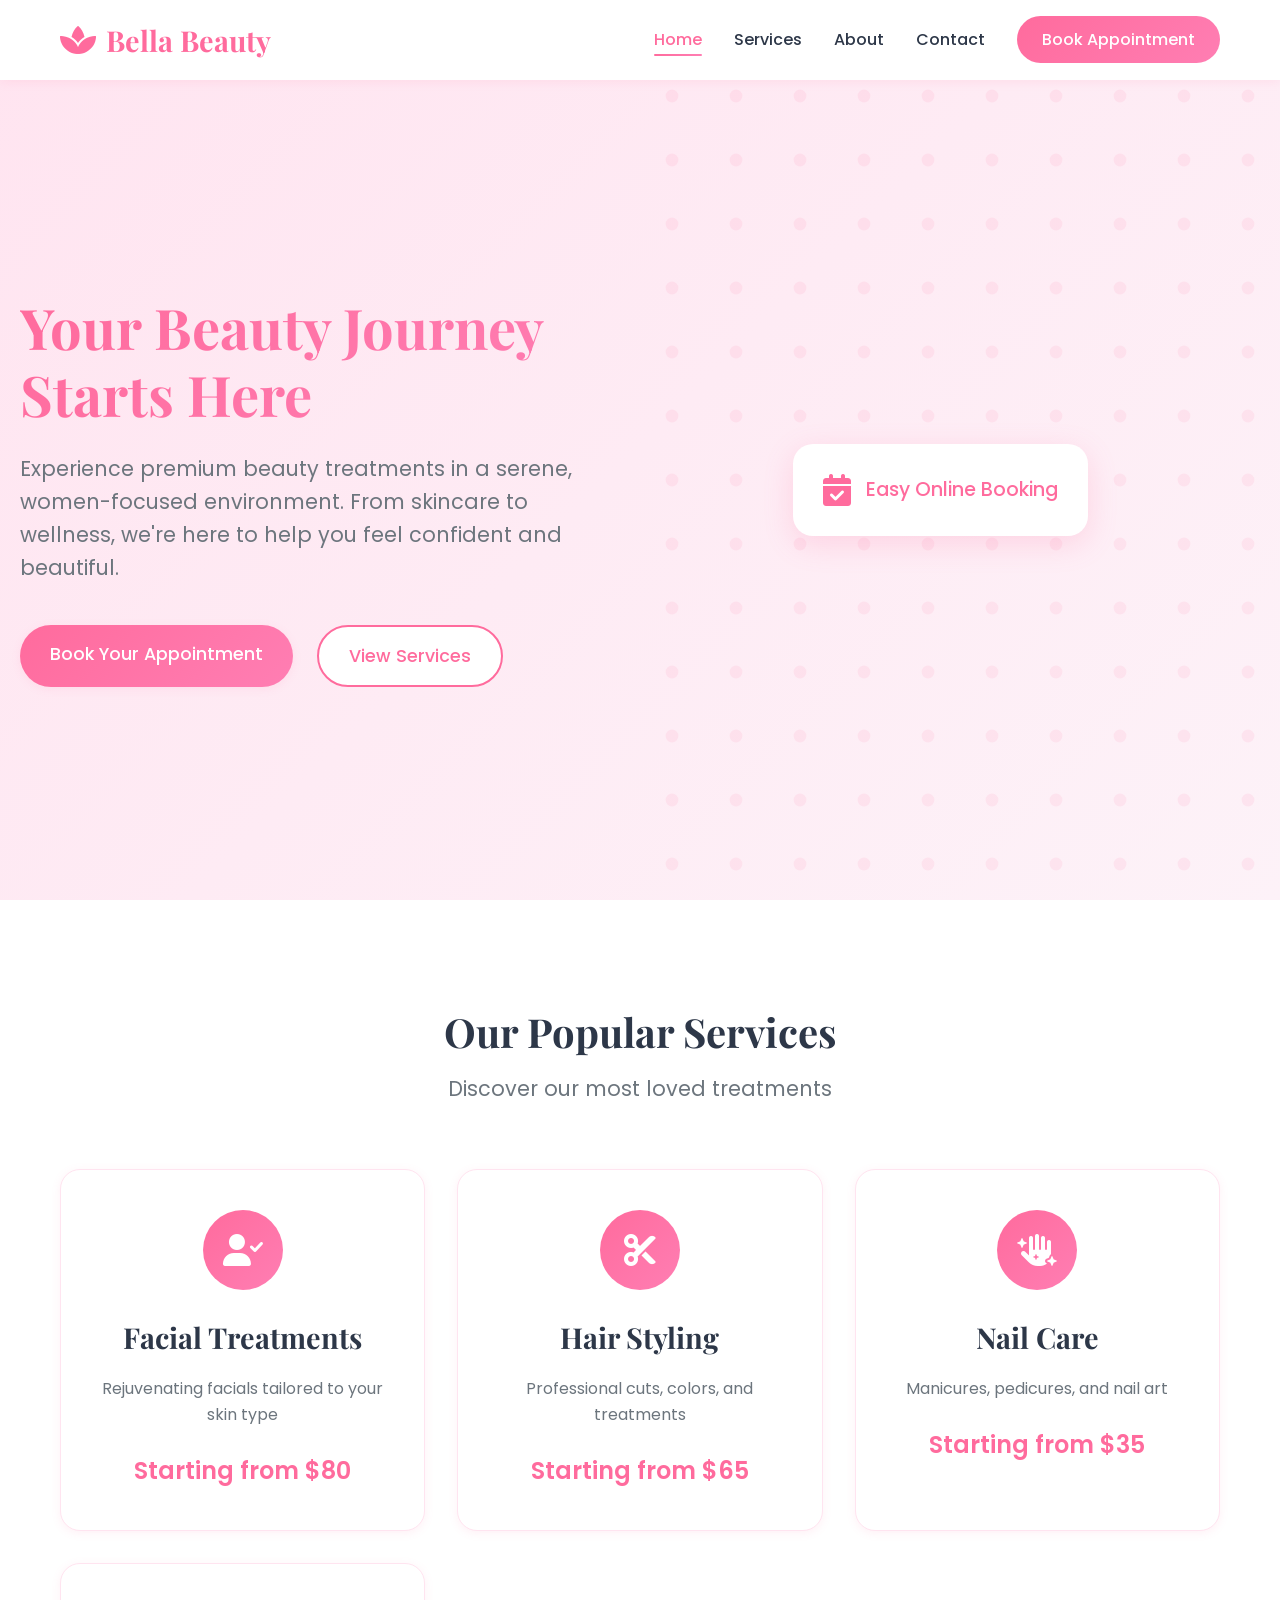
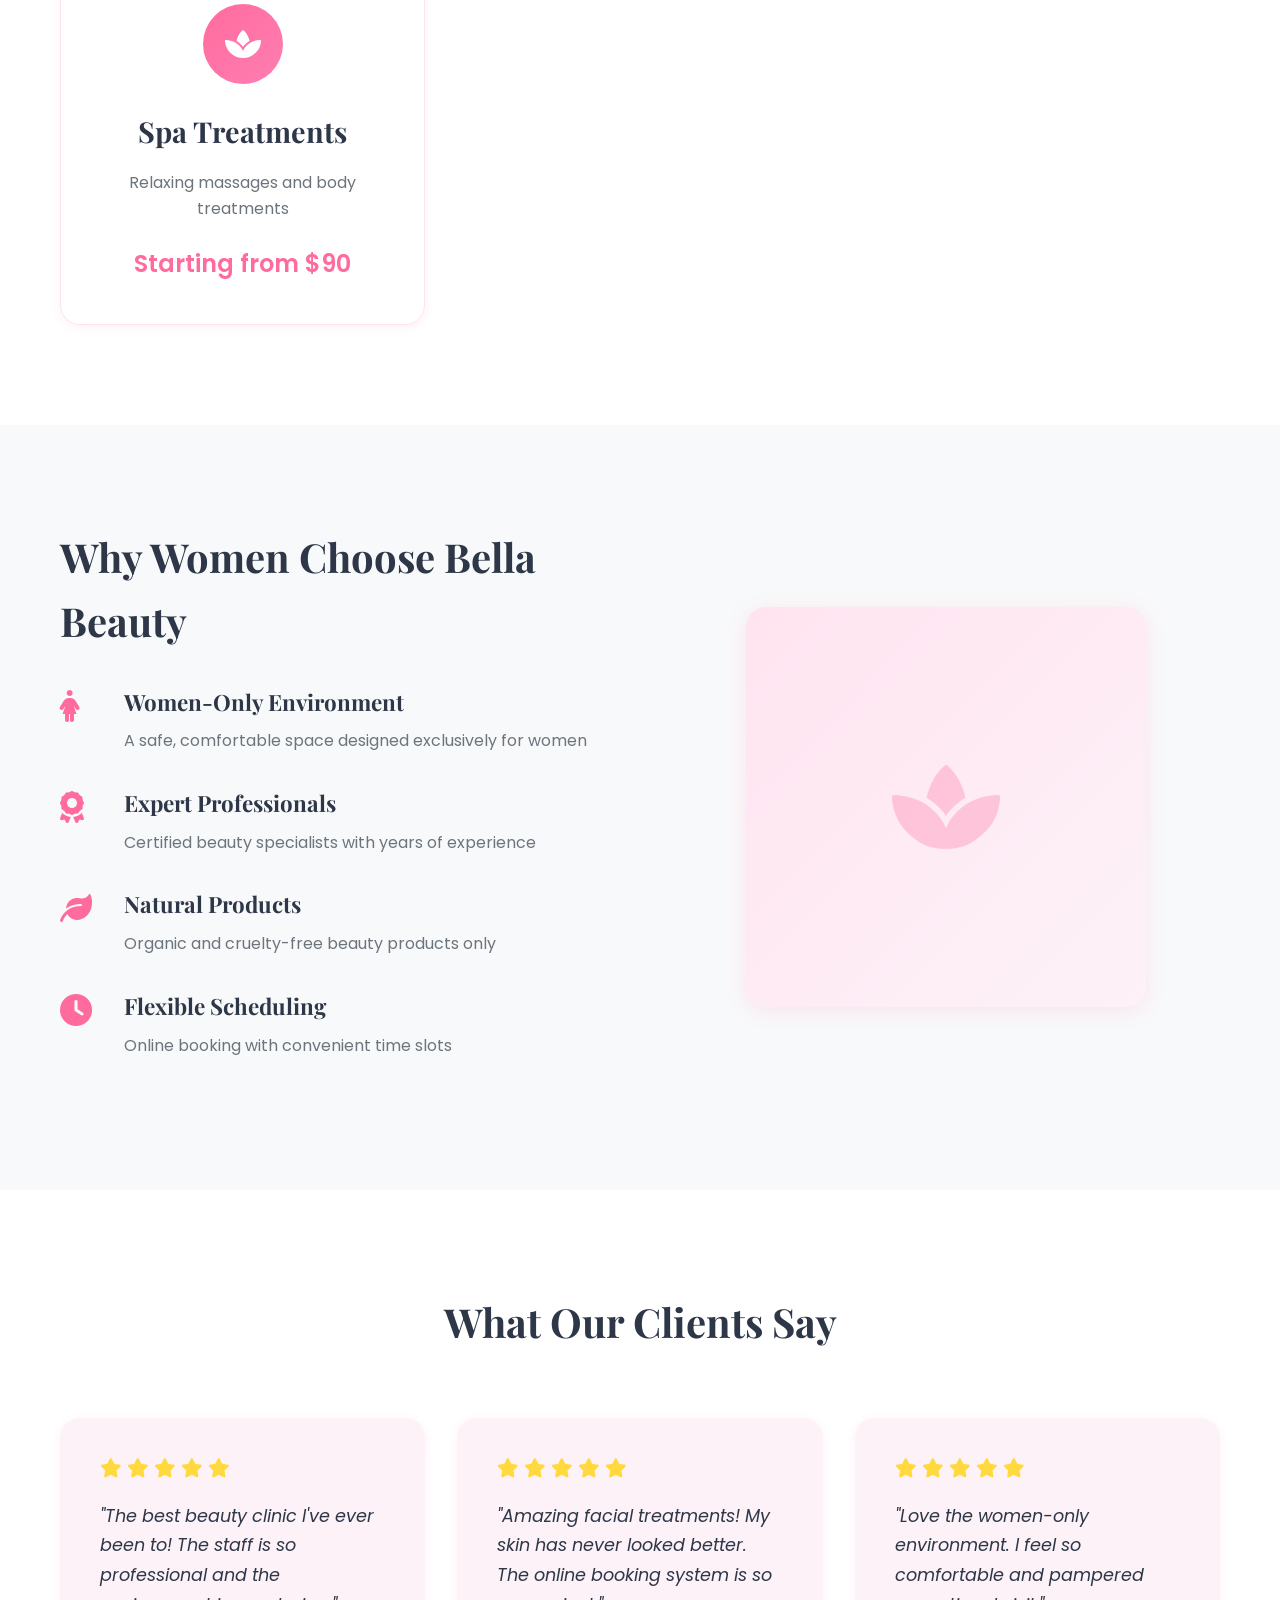
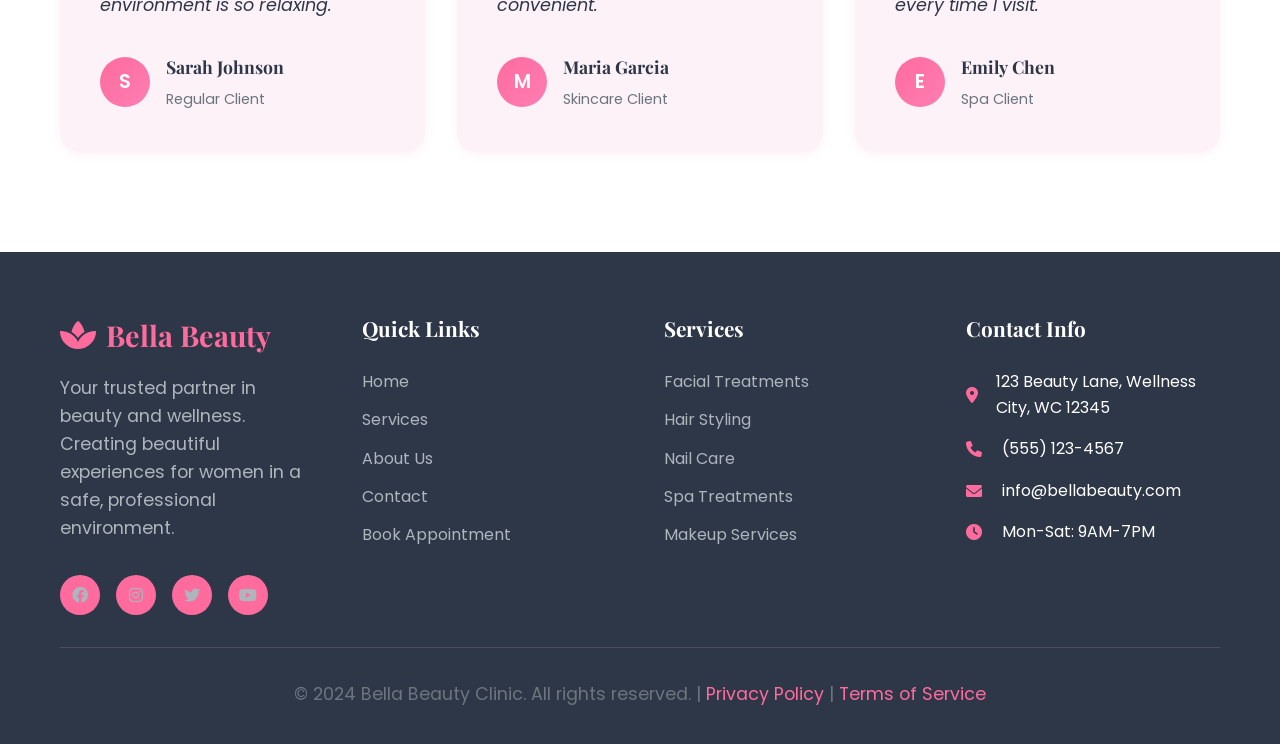
<file: index.html>
<!DOCTYPE html>
<html lang="en">
<head>
    <meta charset="UTF-8">
    <meta name="viewport" content="width=device-width, initial-scale=1.0">
    <title>Bella Beauty Clinic - Premium Beauty Services for Women</title>
    <link rel="stylesheet" href="styles.css">
    <link href="https://fonts.googleapis.com/css2?family=Playfair+Display:wght@400;700&family=Poppins:wght@300;400;500;600&display=swap" rel="stylesheet">
    <link rel="stylesheet" href="https://cdnjs.cloudflare.com/ajax/libs/font-awesome/6.0.0/css/all.min.css">
</head>
<body>
    <!-- Navigation -->
    <nav class="navbar">
        <div class="nav-container">
            <div class="nav-logo">
                <i class="fas fa-spa"></i>
                <span>Bella Beauty</span>
            </div>
            <ul class="nav-menu">
                <li class="nav-item">
                    <a href="index.html" class="nav-link active">Home</a>
                </li>
                <li class="nav-item">
                    <a href="services.html" class="nav-link">Services</a>
                </li>
                <li class="nav-item">
                    <a href="about.html" class="nav-link">About</a>
                </li>
                <li class="nav-item">
                    <a href="contact.html" class="nav-link">Contact</a>
                </li>
                <li class="nav-item">
                    <a href="appointment.html" class="nav-link appointment-btn">Book Appointment</a>
                </li>
            </ul>
            <div class="hamburger">
                <span class="bar"></span>
                <span class="bar"></span>
                <span class="bar"></span>
            </div>
        </div>
    </nav>

    <!-- Hero Section -->
    <section class="hero">
        <div class="hero-content">
            <h1>Your Beauty Journey Starts Here</h1>
            <p>Experience premium beauty treatments in a serene, women-focused environment. From skincare to wellness, we're here to help you feel confident and beautiful.</p>
            <div class="hero-buttons">
                <a href="appointment.html" class="btn-primary">Book Your Appointment</a>
                <a href="services.html" class="btn-secondary">View Services</a>
            </div>
        </div>
        <div class="hero-image">
            <div class="floating-card">
                <i class="fas fa-calendar-check"></i>
                <span>Easy Online Booking</span>
            </div>
        </div>
    </section>

    <!-- Featured Services -->
    <section class="featured-services">
        <div class="container">
            <h2>Our Popular Services</h2>
            <p class="section-subtitle">Discover our most loved treatments</p>
            <div class="services-grid">
                <div class="service-card">
                    <div class="service-icon">
                        <i class="fas fa-user-check"></i>
                    </div>
                    <h3>Facial Treatments</h3>
                    <p>Rejuvenating facials tailored to your skin type</p>
                    <span class="price">Starting from $80</span>
                </div>
                <div class="service-card">
                    <div class="service-icon">
                        <i class="fas fa-cut"></i>
                    </div>
                    <h3>Hair Styling</h3>
                    <p>Professional cuts, colors, and treatments</p>
                    <span class="price">Starting from $65</span>
                </div>
                <div class="service-card">
                    <div class="service-icon">
                        <i class="fas fa-hand-sparkles"></i>
                    </div>
                    <h3>Nail Care</h3>
                    <p>Manicures, pedicures, and nail art</p>
                    <span class="price">Starting from $35</span>
                </div>
                <div class="service-card">
                    <div class="service-icon">
                        <i class="fas fa-spa"></i>
                    </div>
                    <h3>Spa Treatments</h3>
                    <p>Relaxing massages and body treatments</p>
                    <span class="price">Starting from $90</span>
                </div>
            </div>
        </div>
    </section>

    <!-- Why Choose Us -->
    <section class="why-choose-us">
        <div class="container">
            <div class="content-wrapper">
                <div class="text-content">
                    <h2>Why Women Choose Bella Beauty</h2>
                    <div class="feature">
                        <i class="fas fa-female"></i>
                        <div>
                            <h4>Women-Only Environment</h4>
                            <p>A safe, comfortable space designed exclusively for women</p>
                        </div>
                    </div>
                    <div class="feature">
                        <i class="fas fa-award"></i>
                        <div>
                            <h4>Expert Professionals</h4>
                            <p>Certified beauty specialists with years of experience</p>
                        </div>
                    </div>
                    <div class="feature">
                        <i class="fas fa-leaf"></i>
                        <div>
                            <h4>Natural Products</h4>
                            <p>Organic and cruelty-free beauty products only</p>
                        </div>
                    </div>
                    <div class="feature">
                        <i class="fas fa-clock"></i>
                        <div>
                            <h4>Flexible Scheduling</h4>
                            <p>Online booking with convenient time slots</p>
                        </div>
                    </div>
                </div>
                <div class="image-content">
                    <div class="image-placeholder">
                        <i class="fas fa-spa"></i>
                    </div>
                </div>
            </div>
        </div>
    </section>

    <!-- Testimonials -->
    <section class="testimonials">
        <div class="container">
            <h2>What Our Clients Say</h2>
            <div class="testimonials-grid">
                <div class="testimonial-card">
                    <div class="stars">
                        <i class="fas fa-star"></i>
                        <i class="fas fa-star"></i>
                        <i class="fas fa-star"></i>
                        <i class="fas fa-star"></i>
                        <i class="fas fa-star"></i>
                    </div>
                    <p>"The best beauty clinic I've ever been to! The staff is so professional and the environment is so relaxing."</p>
                    <div class="client-info">
                        <div class="client-avatar">S</div>
                        <div>
                            <h4>Sarah Johnson</h4>
                            <span>Regular Client</span>
                        </div>
                    </div>
                </div>
                <div class="testimonial-card">
                    <div class="stars">
                        <i class="fas fa-star"></i>
                        <i class="fas fa-star"></i>
                        <i class="fas fa-star"></i>
                        <i class="fas fa-star"></i>
                        <i class="fas fa-star"></i>
                    </div>
                    <p>"Amazing facial treatments! My skin has never looked better. The online booking system is so convenient."</p>
                    <div class="client-info">
                        <div class="client-avatar">M</div>
                        <div>
                            <h4>Maria Garcia</h4>
                            <span>Skincare Client</span>
                        </div>
                    </div>
                </div>
                <div class="testimonial-card">
                    <div class="stars">
                        <i class="fas fa-star"></i>
                        <i class="fas fa-star"></i>
                        <i class="fas fa-star"></i>
                        <i class="fas fa-star"></i>
                        <i class="fas fa-star"></i>
                    </div>
                    <p>"Love the women-only environment. I feel so comfortable and pampered every time I visit."</p>
                    <div class="client-info">
                        <div class="client-avatar">E</div>
                        <div>
                            <h4>Emily Chen</h4>
                            <span>Spa Client</span>
                        </div>
                    </div>
                </div>
            </div>
        </div>
    </section>

    <!-- Footer -->
    <footer class="footer">
        <div class="container">
            <div class="footer-content">
                <div class="footer-section">
                    <div class="footer-logo">
                        <i class="fas fa-spa"></i>
                        <span>Bella Beauty</span>
                    </div>
                    <p>Your trusted partner in beauty and wellness. Creating beautiful experiences for women in a safe, professional environment.</p>
                    <div class="social-links">
                        <a href="#"><i class="fab fa-facebook"></i></a>
                        <a href="#"><i class="fab fa-instagram"></i></a>
                        <a href="#"><i class="fab fa-twitter"></i></a>
                        <a href="#"><i class="fab fa-youtube"></i></a>
                    </div>
                </div>
                <div class="footer-section">
                    <h3>Quick Links</h3>
                    <ul>
                        <li><a href="index.html">Home</a></li>
                        <li><a href="services.html">Services</a></li>
                        <li><a href="about.html">About Us</a></li>
                        <li><a href="contact.html">Contact</a></li>
                        <li><a href="appointment.html">Book Appointment</a></li>
                    </ul>
                </div>
                <div class="footer-section">
                    <h3>Services</h3>
                    <ul>
                        <li><a href="services.html#facial">Facial Treatments</a></li>
                        <li><a href="services.html#hair">Hair Styling</a></li>
                        <li><a href="services.html#nails">Nail Care</a></li>
                        <li><a href="services.html#spa">Spa Treatments</a></li>
                        <li><a href="services.html#makeup">Makeup Services</a></li>
                    </ul>
                </div>
                <div class="footer-section">
                    <h3>Contact Info</h3>
                    <div class="contact-info">
                        <div class="contact-item">
                            <i class="fas fa-map-marker-alt"></i>
                            <span>123 Beauty Lane, Wellness City, WC 12345</span>
                        </div>
                        <div class="contact-item">
                            <i class="fas fa-phone"></i>
                            <span>(555) 123-4567</span>
                        </div>
                        <div class="contact-item">
                            <i class="fas fa-envelope"></i>
                            <span>info@bellabeauty.com</span>
                        </div>
                        <div class="contact-item">
                            <i class="fas fa-clock"></i>
                            <span>Mon-Sat: 9AM-7PM</span>
                        </div>
                    </div>
                </div>
            </div>
            <div class="footer-bottom">
                <p>&copy; 2024 Bella Beauty Clinic. All rights reserved. | <a href="#">Privacy Policy</a> | <a href="#">Terms of Service</a></p>
            </div>
        </div>
    </footer>

    <script src="script.js"></script>
</body>
</html>
</file>
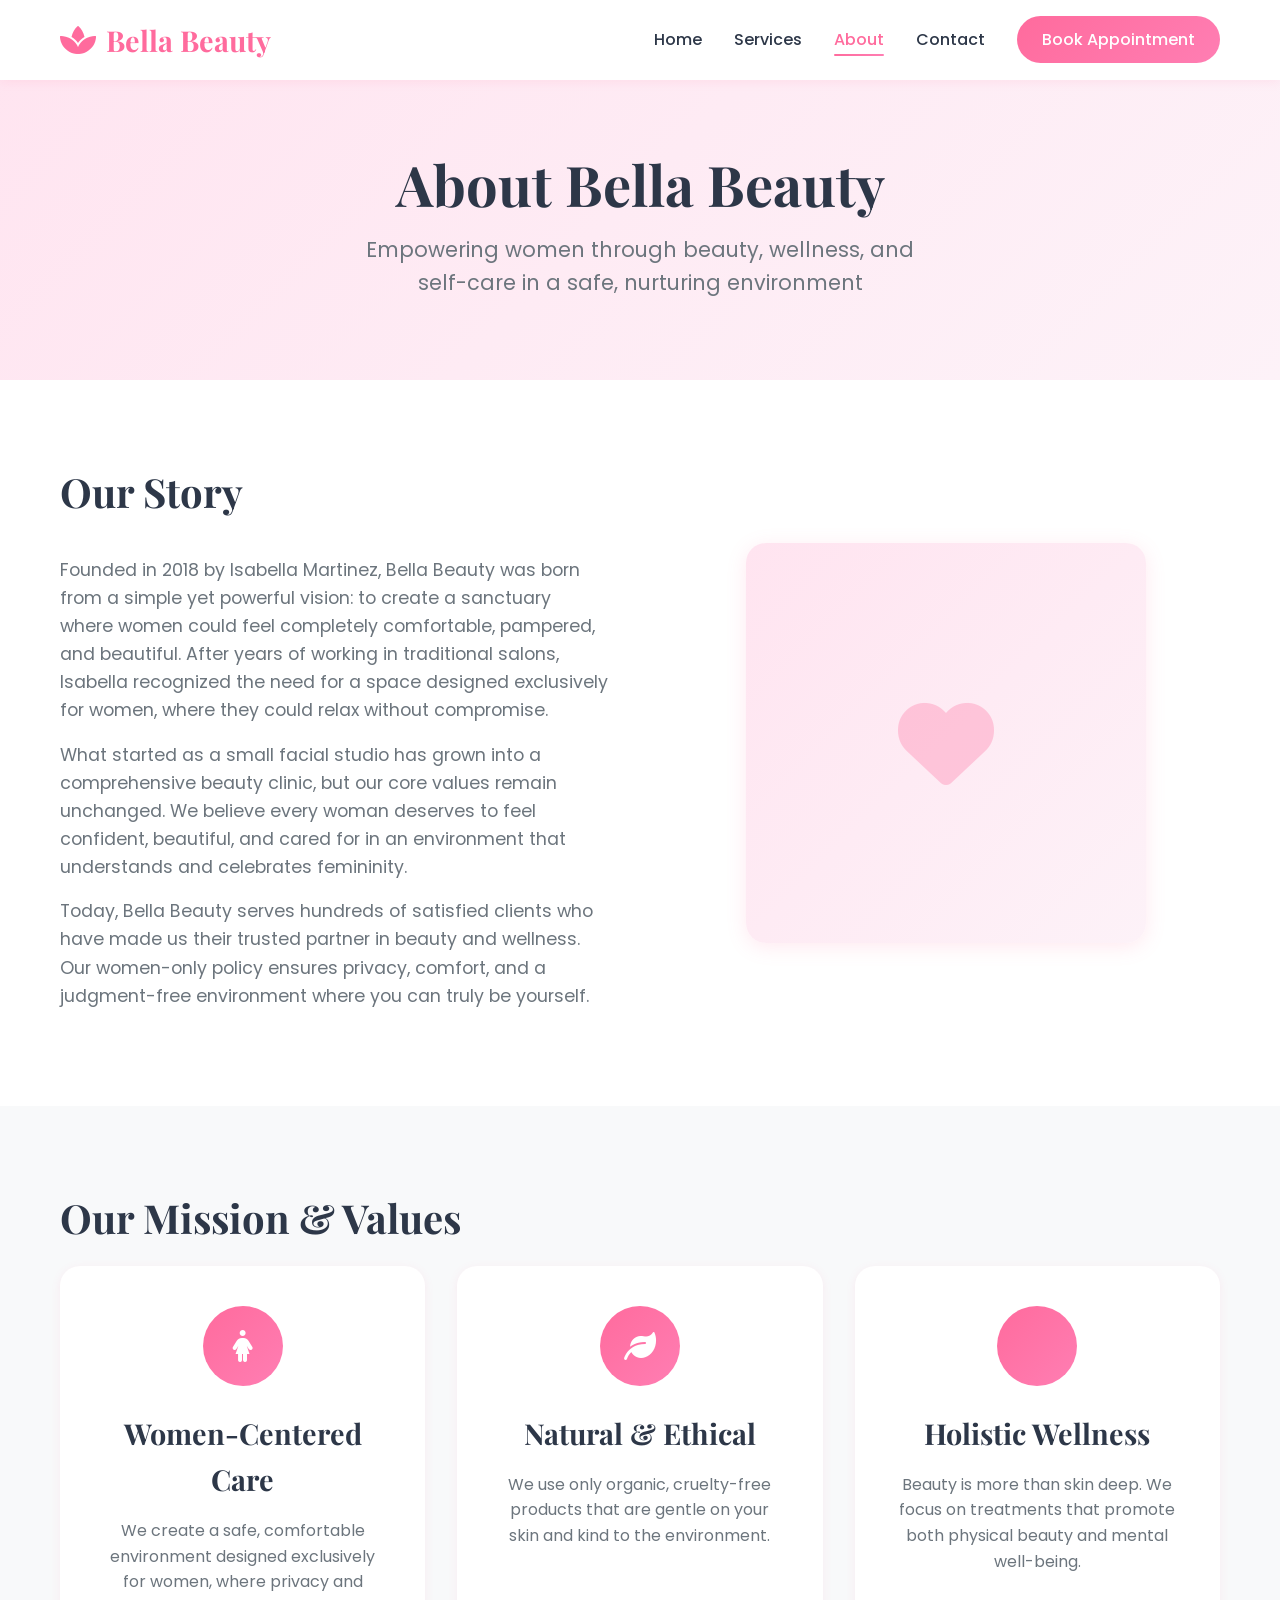
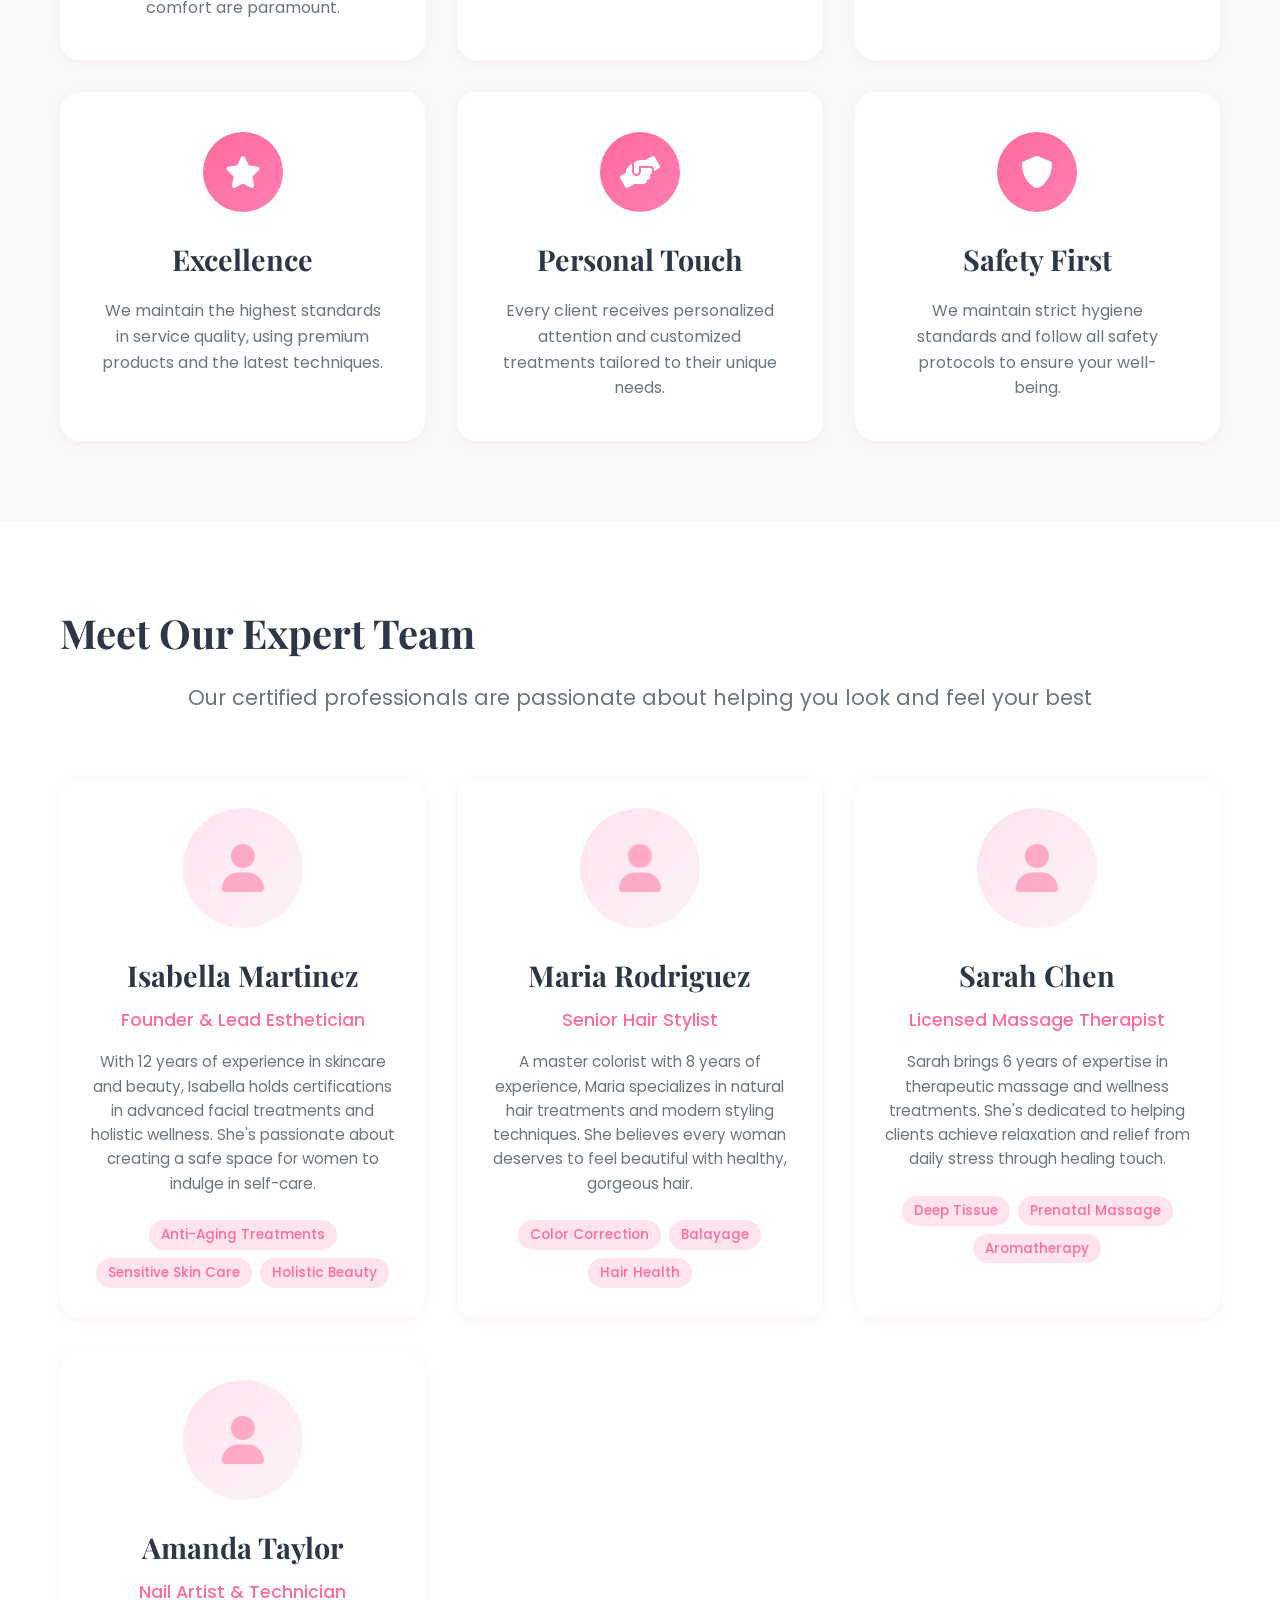
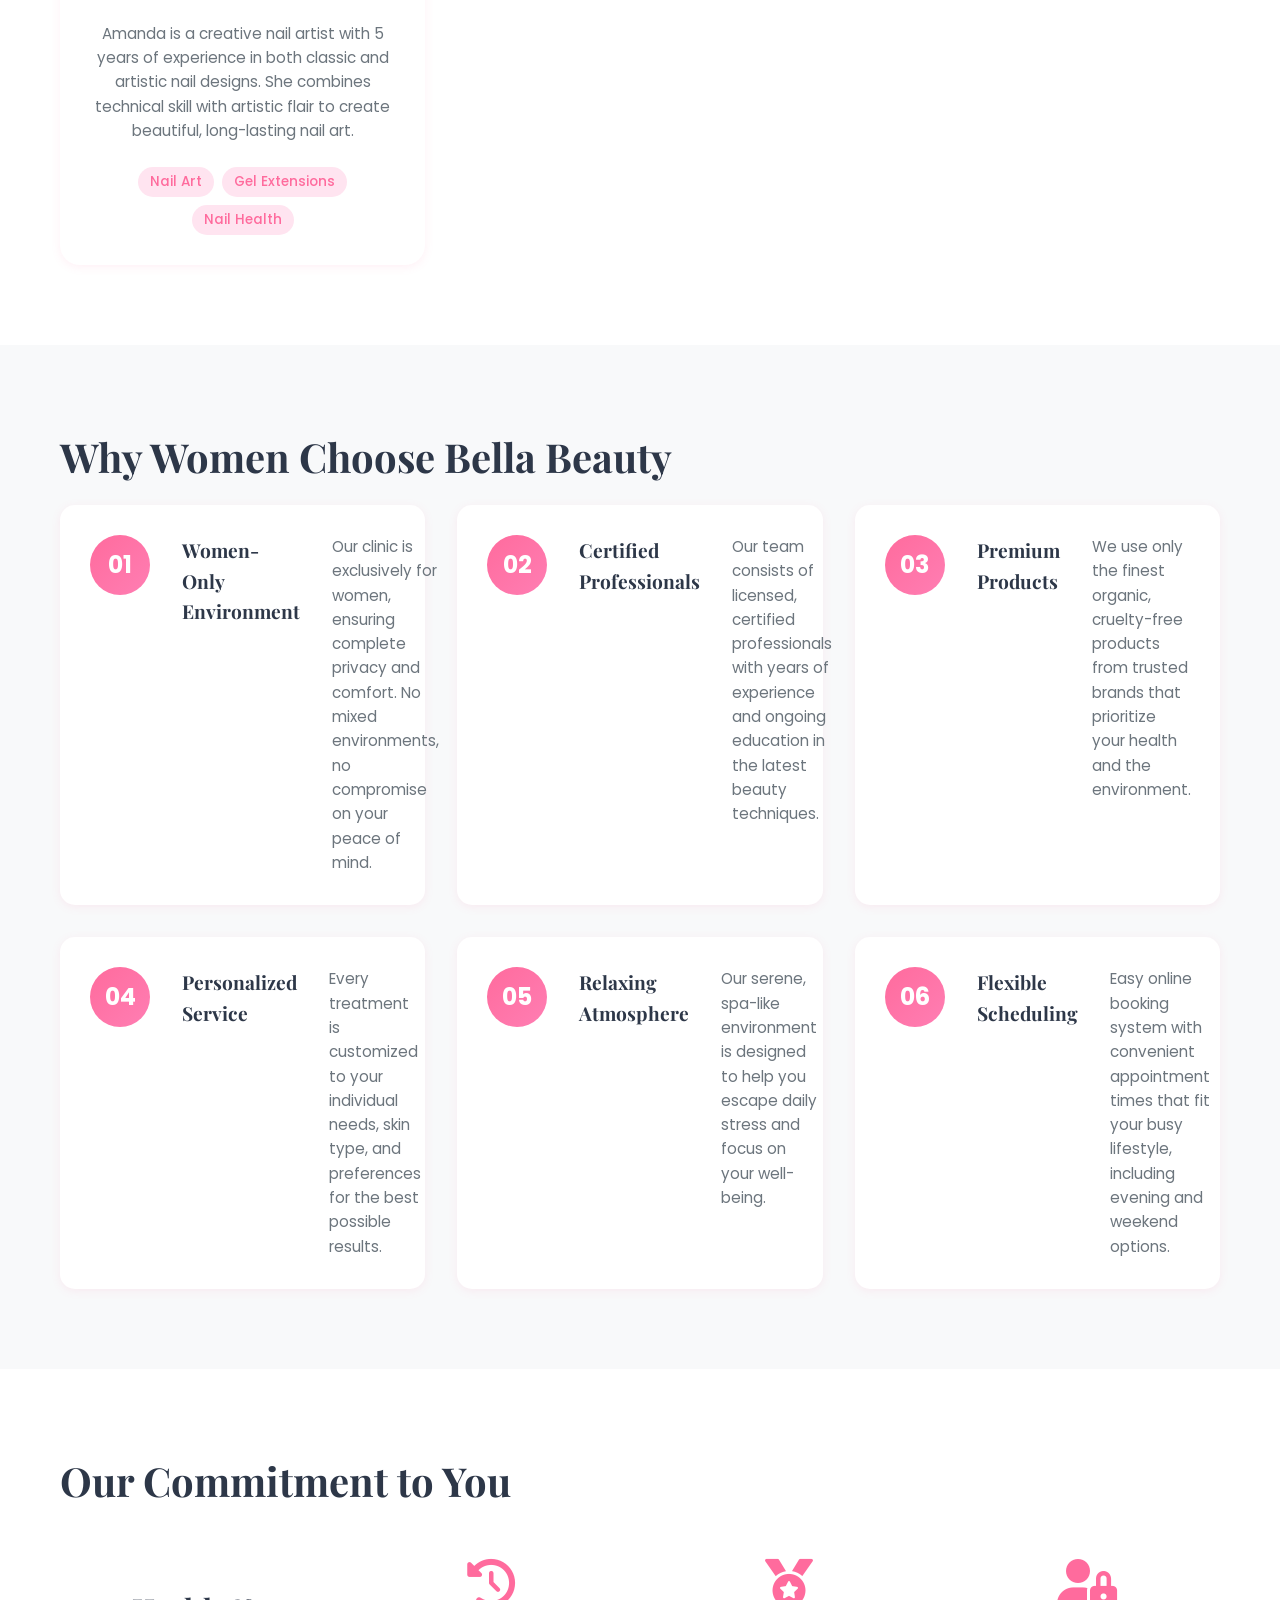
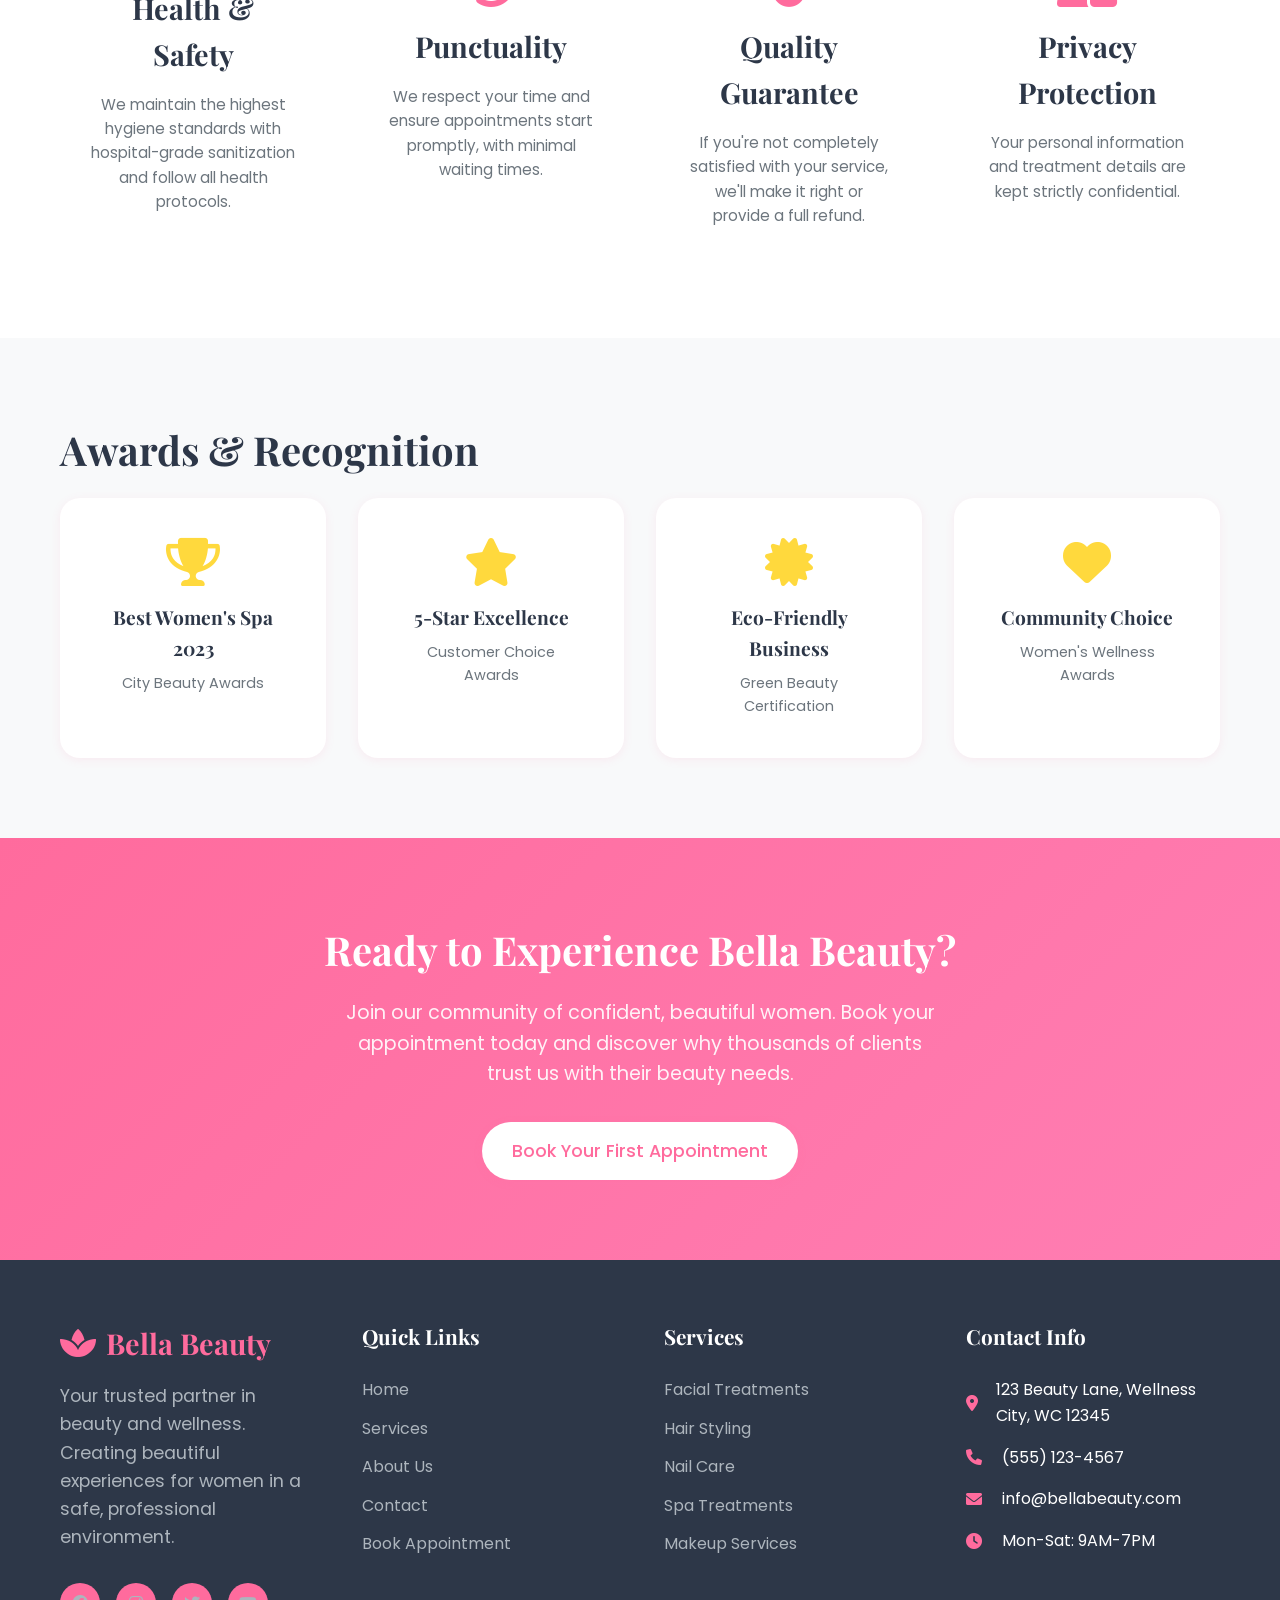
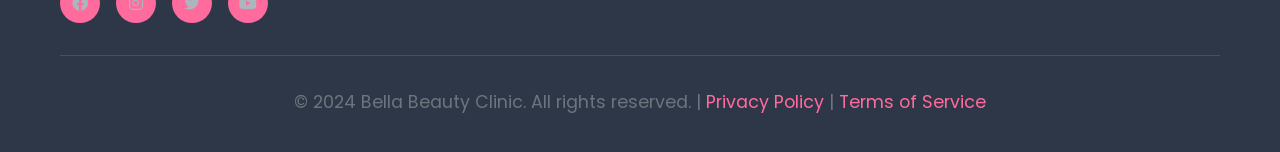
<file: about.html>
<!DOCTYPE html>
<html lang="en">
<head>
    <meta charset="UTF-8">
    <meta name="viewport" content="width=device-width, initial-scale=1.0">
    <title>About Us - Bella Beauty Clinic</title>
    <link rel="stylesheet" href="styles.css">
    <link href="https://fonts.googleapis.com/css2?family=Playfair+Display:wght@400;700&family=Poppins:wght@300;400;500;600&display=swap" rel="stylesheet">
    <link rel="stylesheet" href="https://cdnjs.cloudflare.com/ajax/libs/font-awesome/6.0.0/css/all.min.css">
</head>
<body>
    <!-- Navigation -->
    <nav class="navbar">
        <div class="nav-container">
            <div class="nav-logo">
                <i class="fas fa-spa"></i>
                <span>Bella Beauty</span>
            </div>
            <ul class="nav-menu">
                <li class="nav-item">
                    <a href="index.html" class="nav-link">Home</a>
                </li>
                <li class="nav-item">
                    <a href="services.html" class="nav-link">Services</a>
                </li>
                <li class="nav-item">
                    <a href="about.html" class="nav-link active">About</a>
                </li>
                <li class="nav-item">
                    <a href="contact.html" class="nav-link">Contact</a>
                </li>
                <li class="nav-item">
                    <a href="appointment.html" class="nav-link appointment-btn">Book Appointment</a>
                </li>
            </ul>
            <div class="hamburger">
                <span class="bar"></span>
                <span class="bar"></span>
                <span class="bar"></span>
            </div>
        </div>
    </nav>

    <!-- Page Header -->
    <section class="page-header">
        <div class="container">
            <h1>About Bella Beauty</h1>
            <p>Empowering women through beauty, wellness, and self-care in a safe, nurturing environment</p>
        </div>
    </section>

    <!-- Our Story -->
    <section class="our-story">
        <div class="container">
            <div class="content-wrapper">
                <div class="text-content">
                    <h2>Our Story</h2>
                    <p>Founded in 2018 by Isabella Martinez, Bella Beauty was born from a simple yet powerful vision: to create a sanctuary where women could feel completely comfortable, pampered, and beautiful. After years of working in traditional salons, Isabella recognized the need for a space designed exclusively for women, where they could relax without compromise.</p>
                    <p>What started as a small facial studio has grown into a comprehensive beauty clinic, but our core values remain unchanged. We believe every woman deserves to feel confident, beautiful, and cared for in an environment that understands and celebrates femininity.</p>
                    <p>Today, Bella Beauty serves hundreds of satisfied clients who have made us their trusted partner in beauty and wellness. Our women-only policy ensures privacy, comfort, and a judgment-free environment where you can truly be yourself.</p>
                </div>
                <div class="image-content">
                    <div class="story-image">
                        <i class="fas fa-heart"></i>
                    </div>
                </div>
            </div>
        </div>
    </section>

    <!-- Mission & Values -->
    <section class="mission-values">
        <div class="container">
            <h2>Our Mission & Values</h2>
            <div class="values-grid">
                <div class="value-card">
                    <div class="value-icon">
                        <i class="fas fa-female"></i>
                    </div>
                    <h3>Women-Centered Care</h3>
                    <p>We create a safe, comfortable environment designed exclusively for women, where privacy and comfort are paramount.</p>
                </div>
                <div class="value-card">
                    <div class="value-icon">
                        <i class="fas fa-leaf"></i>
                    </div>
                    <h3>Natural & Ethical</h3>
                    <p>We use only organic, cruelty-free products that are gentle on your skin and kind to the environment.</p>
                </div>
                <div class="value-card">
                    <div class="value-icon">
                        <i class="fas fa-heart-hands"></i>
                    </div>
                    <h3>Holistic Wellness</h3>
                    <p>Beauty is more than skin deep. We focus on treatments that promote both physical beauty and mental well-being.</p>
                </div>
                <div class="value-card">
                    <div class="value-icon">
                        <i class="fas fa-star"></i>
                    </div>
                    <h3>Excellence</h3>
                    <p>We maintain the highest standards in service quality, using premium products and the latest techniques.</p>
                </div>
                <div class="value-card">
                    <div class="value-icon">
                        <i class="fas fa-hands-helping"></i>
                    </div>
                    <h3>Personal Touch</h3>
                    <p>Every client receives personalized attention and customized treatments tailored to their unique needs.</p>
                </div>
                <div class="value-card">
                    <div class="value-icon">
                        <i class="fas fa-shield-alt"></i>
                    </div>
                    <h3>Safety First</h3>
                    <p>We maintain strict hygiene standards and follow all safety protocols to ensure your well-being.</p>
                </div>
            </div>
        </div>
    </section>

    <!-- Meet Our Team -->
    <section class="team-section">
        <div class="container">
            <h2>Meet Our Expert Team</h2>
            <p class="section-subtitle">Our certified professionals are passionate about helping you look and feel your best</p>
            <div class="team-grid">
                <div class="team-member">
                    <div class="member-photo">
                        <div class="photo-placeholder">
                            <i class="fas fa-user"></i>
                        </div>
                    </div>
                    <h3>Isabella Martinez</h3>
                    <p class="member-title">Founder & Lead Esthetician</p>
                    <p class="member-bio">With 12 years of experience in skincare and beauty, Isabella holds certifications in advanced facial treatments and holistic wellness. She's passionate about creating a safe space for women to indulge in self-care.</p>
                    <div class="member-specialties">
                        <span>Anti-Aging Treatments</span>
                        <span>Sensitive Skin Care</span>
                        <span>Holistic Beauty</span>
                    </div>
                </div>
                <div class="team-member">
                    <div class="member-photo">
                        <div class="photo-placeholder">
                            <i class="fas fa-user"></i>
                        </div>
                    </div>
                    <h3>Maria Rodriguez</h3>
                    <p class="member-title">Senior Hair Stylist</p>
                    <p class="member-bio">A master colorist with 8 years of experience, Maria specializes in natural hair treatments and modern styling techniques. She believes every woman deserves to feel beautiful with healthy, gorgeous hair.</p>
                    <div class="member-specialties">
                        <span>Color Correction</span>
                        <span>Balayage</span>
                        <span>Hair Health</span>
                    </div>
                </div>
                <div class="team-member">
                    <div class="member-photo">
                        <div class="photo-placeholder">
                            <i class="fas fa-user"></i>
                        </div>
                    </div>
                    <h3>Sarah Chen</h3>
                    <p class="member-title">Licensed Massage Therapist</p>
                    <p class="member-bio">Sarah brings 6 years of expertise in therapeutic massage and wellness treatments. She's dedicated to helping clients achieve relaxation and relief from daily stress through healing touch.</p>
                    <div class="member-specialties">
                        <span>Deep Tissue</span>
                        <span>Prenatal Massage</span>
                        <span>Aromatherapy</span>
                    </div>
                </div>
                <div class="team-member">
                    <div class="member-photo">
                        <div class="photo-placeholder">
                            <i class="fas fa-user"></i>
                        </div>
                    </div>
                    <h3>Amanda Taylor</h3>
                    <p class="member-title">Nail Artist & Technician</p>
                    <p class="member-bio">Amanda is a creative nail artist with 5 years of experience in both classic and artistic nail designs. She combines technical skill with artistic flair to create beautiful, long-lasting nail art.</p>
                    <div class="member-specialties">
                        <span>Nail Art</span>
                        <span>Gel Extensions</span>
                        <span>Nail Health</span>
                    </div>
                </div>
            </div>
        </div>
    </section>

    <!-- Why Choose Us -->
    <section class="why-choose-section">
        <div class="container">
            <h2>Why Women Choose Bella Beauty</h2>
            <div class="reasons-grid">
                <div class="reason-item">
                    <div class="reason-number">01</div>
                    <h3>Women-Only Environment</h3>
                    <p>Our clinic is exclusively for women, ensuring complete privacy and comfort. No mixed environments, no compromise on your peace of mind.</p>
                </div>
                <div class="reason-item">
                    <div class="reason-number">02</div>
                    <h3>Certified Professionals</h3>
                    <p>Our team consists of licensed, certified professionals with years of experience and ongoing education in the latest beauty techniques.</p>
                </div>
                <div class="reason-item">
                    <div class="reason-number">03</div>
                    <h3>Premium Products</h3>
                    <p>We use only the finest organic, cruelty-free products from trusted brands that prioritize your health and the environment.</p>
                </div>
                <div class="reason-item">
                    <div class="reason-number">04</div>
                    <h3>Personalized Service</h3>
                    <p>Every treatment is customized to your individual needs, skin type, and preferences for the best possible results.</p>
                </div>
                <div class="reason-item">
                    <div class="reason-number">05</div>
                    <h3>Relaxing Atmosphere</h3>
                    <p>Our serene, spa-like environment is designed to help you escape daily stress and focus on your well-being.</p>
                </div>
                <div class="reason-item">
                    <div class="reason-number">06</div>
                    <h3>Flexible Scheduling</h3>
                    <p>Easy online booking system with convenient appointment times that fit your busy lifestyle, including evening and weekend options.</p>
                </div>
            </div>
        </div>
    </section>

    <!-- Our Commitment -->
    <section class="commitment-section">
        <div class="container">
            <div class="commitment-content">
                <h2>Our Commitment to You</h2>
                <div class="commitment-grid">
                    <div class="commitment-item">
                        <i class="fas fa-shield-check"></i>
                        <h3>Health & Safety</h3>
                        <p>We maintain the highest hygiene standards with hospital-grade sanitization and follow all health protocols.</p>
                    </div>
                    <div class="commitment-item">
                        <i class="fas fa-clock-rotate-left"></i>
                        <h3>Punctuality</h3>
                        <p>We respect your time and ensure appointments start promptly, with minimal waiting times.</p>
                    </div>
                    <div class="commitment-item">
                        <i class="fas fa-medal"></i>
                        <h3>Quality Guarantee</h3>
                        <p>If you're not completely satisfied with your service, we'll make it right or provide a full refund.</p>
                    </div>
                    <div class="commitment-item">
                        <i class="fas fa-user-lock"></i>
                        <h3>Privacy Protection</h3>
                        <p>Your personal information and treatment details are kept strictly confidential.</p>
                    </div>
                </div>
            </div>
        </div>
    </section>

    <!-- Awards & Recognition -->
    <section class="awards-section">
        <div class="container">
            <h2>Awards & Recognition</h2>
            <div class="awards-grid">
                <div class="award-item">
                    <i class="fas fa-trophy"></i>
                    <h3>Best Women's Spa 2023</h3>
                    <p>City Beauty Awards</p>
                </div>
                <div class="award-item">
                    <i class="fas fa-star"></i>
                    <h3>5-Star Excellence</h3>
                    <p>Customer Choice Awards</p>
                </div>
                <div class="award-item">
                    <i class="fas fa-certificate"></i>
                    <h3>Eco-Friendly Business</h3>
                    <p>Green Beauty Certification</p>
                </div>
                <div class="award-item">
                    <i class="fas fa-heart"></i>
                    <h3>Community Choice</h3>
                    <p>Women's Wellness Awards</p>
                </div>
            </div>
        </div>
    </section>

    <!-- CTA Section -->
    <section class="cta-section">
        <div class="container">
            <h2>Ready to Experience Bella Beauty?</h2>
            <p>Join our community of confident, beautiful women. Book your appointment today and discover why thousands of clients trust us with their beauty needs.</p>
            <a href="appointment.html" class="btn-primary">Book Your First Appointment</a>
        </div>
    </section>

    <!-- Footer -->
    <footer class="footer">
        <div class="container">
            <div class="footer-content">
                <div class="footer-section">
                    <div class="footer-logo">
                        <i class="fas fa-spa"></i>
                        <span>Bella Beauty</span>
                    </div>
                    <p>Your trusted partner in beauty and wellness. Creating beautiful experiences for women in a safe, professional environment.</p>
                    <div class="social-links">
                        <a href="#"><i class="fab fa-facebook"></i></a>
                        <a href="#"><i class="fab fa-instagram"></i></a>
                        <a href="#"><i class="fab fa-twitter"></i></a>
                        <a href="#"><i class="fab fa-youtube"></i></a>
                    </div>
                </div>
                <div class="footer-section">
                    <h3>Quick Links</h3>
                    <ul>
                        <li><a href="index.html">Home</a></li>
                        <li><a href="services.html">Services</a></li>
                        <li><a href="about.html">About Us</a></li>
                        <li><a href="contact.html">Contact</a></li>
                        <li><a href="appointment.html">Book Appointment</a></li>
                    </ul>
                </div>
                <div class="footer-section">
                    <h3>Services</h3>
                    <ul>
                        <li><a href="services.html#facial">Facial Treatments</a></li>
                        <li><a href="services.html#hair">Hair Styling</a></li>
                        <li><a href="services.html#nails">Nail Care</a></li>
                        <li><a href="services.html#spa">Spa Treatments</a></li>
                        <li><a href="services.html#makeup">Makeup Services</a></li>
                    </ul>
                </div>
                <div class="footer-section">
                    <h3>Contact Info</h3>
                    <div class="contact-info">
                        <div class="contact-item">
                            <i class="fas fa-map-marker-alt"></i>
                            <span>123 Beauty Lane, Wellness City, WC 12345</span>
                        </div>
                        <div class="contact-item">
                            <i class="fas fa-phone"></i>
                            <span>(555) 123-4567</span>
                        </div>
                        <div class="contact-item">
                            <i class="fas fa-envelope"></i>
                            <span>info@bellabeauty.com</span>
                        </div>
                        <div class="contact-item">
                            <i class="fas fa-clock"></i>
                            <span>Mon-Sat: 9AM-7PM</span>
                        </div>
                    </div>
                </div>
            </div>
            <div class="footer-bottom">
                <p>&copy; 2024 Bella Beauty Clinic. All rights reserved. | <a href="#">Privacy Policy</a> | <a href="#">Terms of Service</a></p>
            </div>
        </div>
    </footer>

    <script src="script.js"></script>
</body>
</html>
</file>
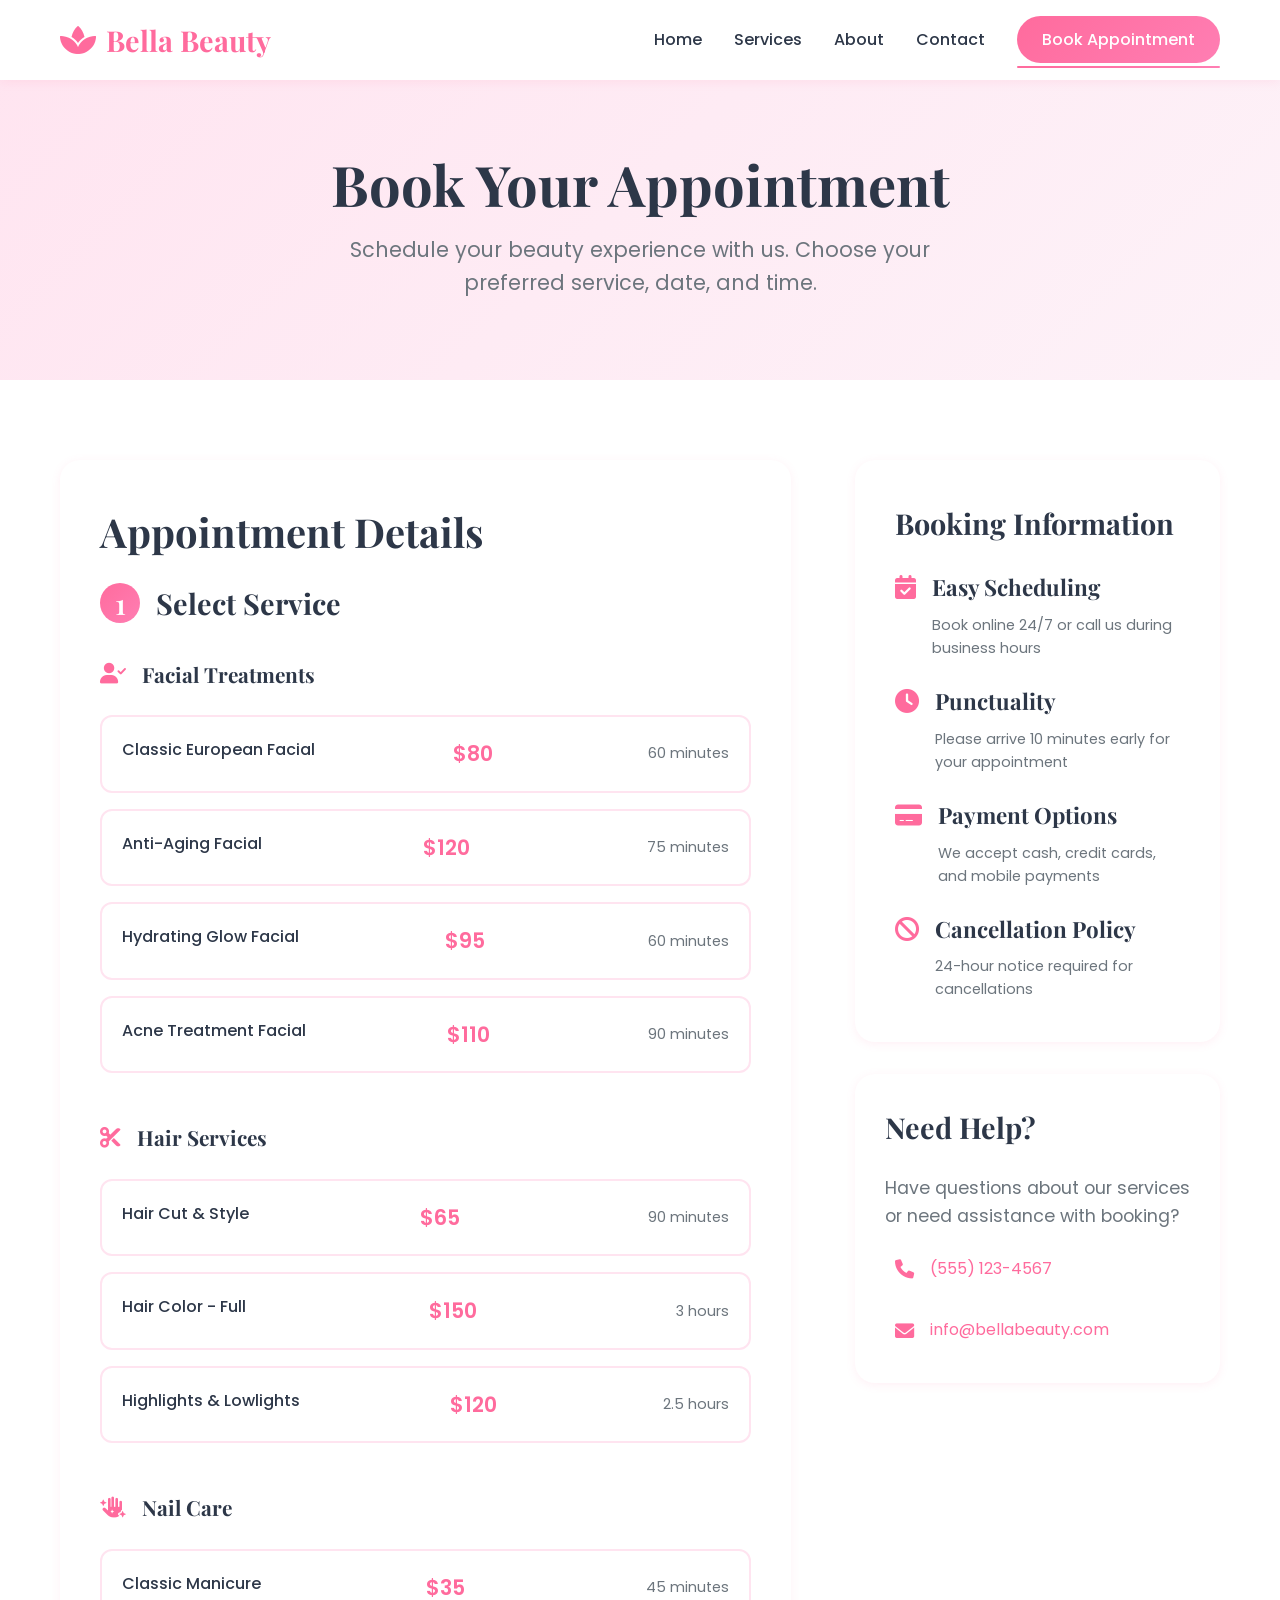
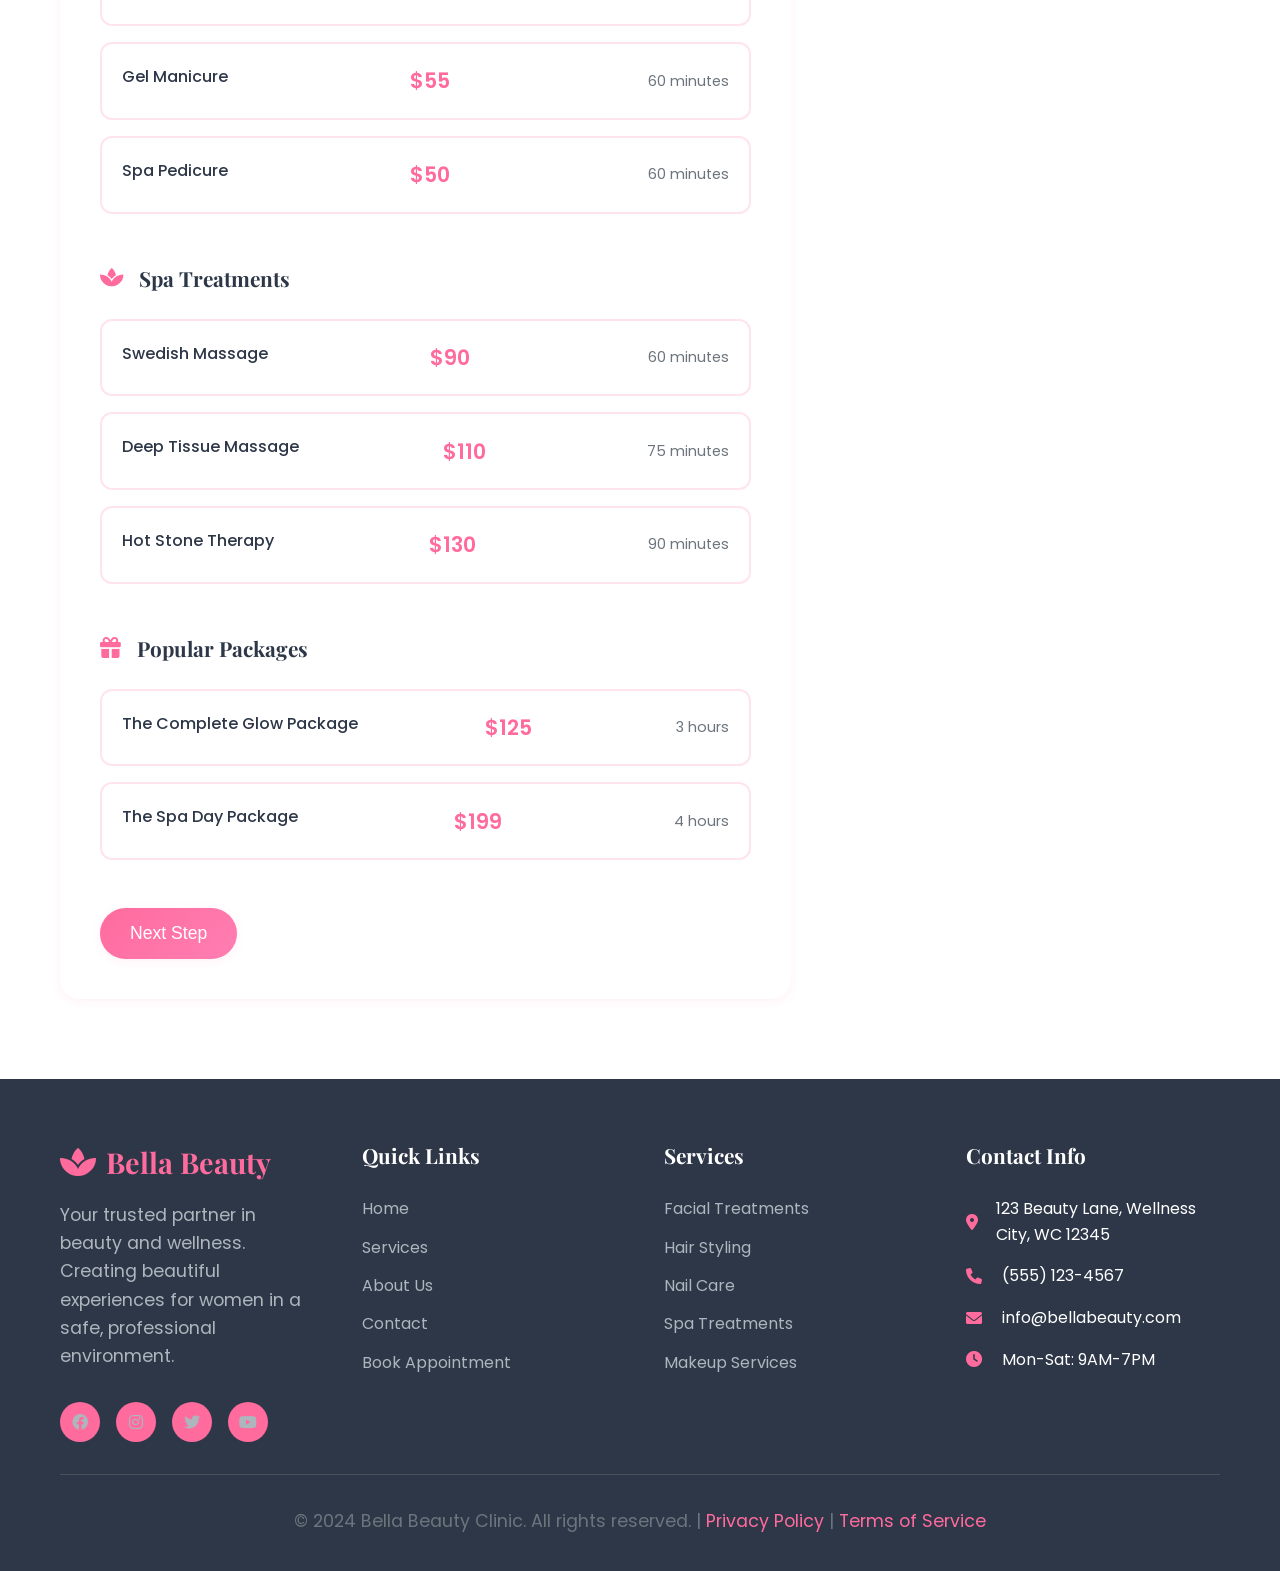
<file: appointment.html>
<!DOCTYPE html>
<html lang="en">
<head>
    <meta charset="UTF-8">
    <meta name="viewport" content="width=device-width, initial-scale=1.0">
    <title>Book Appointment - Bella Beauty Clinic</title>
    <link rel="stylesheet" href="styles.css">
    <link href="https://fonts.googleapis.com/css2?family=Playfair+Display:wght@400;700&family=Poppins:wght@300;400;500;600&display=swap" rel="stylesheet">
    <link rel="stylesheet" href="https://cdnjs.cloudflare.com/ajax/libs/font-awesome/6.0.0/css/all.min.css">
</head>
<body>
    <!-- Navigation -->
    <nav class="navbar">
        <div class="nav-container">
            <div class="nav-logo">
                <i class="fas fa-spa"></i>
                <span>Bella Beauty</span>
            </div>
            <ul class="nav-menu">
                <li class="nav-item">
                    <a href="index.html" class="nav-link">Home</a>
                </li>
                <li class="nav-item">
                    <a href="services.html" class="nav-link">Services</a>
                </li>
                <li class="nav-item">
                    <a href="about.html" class="nav-link">About</a>
                </li>
                <li class="nav-item">
                    <a href="contact.html" class="nav-link">Contact</a>
                </li>
                <li class="nav-item">
                    <a href="appointment.html" class="nav-link appointment-btn active">Book Appointment</a>
                </li>
            </ul>
            <div class="hamburger">
                <span class="bar"></span>
                <span class="bar"></span>
                <span class="bar"></span>
            </div>
        </div>
    </nav>

    <!-- Page Header -->
    <section class="page-header">
        <div class="container">
            <h1>Book Your Appointment</h1>
            <p>Schedule your beauty experience with us. Choose your preferred service, date, and time.</p>
        </div>
    </section>

    <!-- Booking Section -->
    <section class="booking-section">
        <div class="container">
            <div class="booking-container">
                <div class="booking-form-container">
                    <h2>Appointment Details</h2>
                    <form id="appointmentForm" class="appointment-form">
                        <!-- Step 1: Service Selection -->
                        <div class="form-step active" id="step1">
                            <h3><span class="step-number">1</span> Select Service</h3>
                            <div class="service-categories">
                                <div class="category-group">
                                    <h4><i class="fas fa-user-check"></i> Facial Treatments</h4>
                                    <div class="service-options">
                                        <label class="service-option">
                                            <input type="radio" name="service" value="Classic European Facial - $80">
                                            <div class="option-content">
                                                <span class="service-name">Classic European Facial</span>
                                                <span class="service-price">$80</span>
                                                <span class="service-duration">60 minutes</span>
                                            </div>
                                        </label>
                                        <label class="service-option">
                                            <input type="radio" name="service" value="Anti-Aging Facial - $120">
                                            <div class="option-content">
                                                <span class="service-name">Anti-Aging Facial</span>
                                                <span class="service-price">$120</span>
                                                <span class="service-duration">75 minutes</span>
                                            </div>
                                        </label>
                                        <label class="service-option">
                                            <input type="radio" name="service" value="Hydrating Glow Facial - $95">
                                            <div class="option-content">
                                                <span class="service-name">Hydrating Glow Facial</span>
                                                <span class="service-price">$95</span>
                                                <span class="service-duration">60 minutes</span>
                                            </div>
                                        </label>
                                        <label class="service-option">
                                            <input type="radio" name="service" value="Acne Treatment Facial - $110">
                                            <div class="option-content">
                                                <span class="service-name">Acne Treatment Facial</span>
                                                <span class="service-price">$110</span>
                                                <span class="service-duration">90 minutes</span>
                                            </div>
                                        </label>
                                    </div>
                                </div>

                                <div class="category-group">
                                    <h4><i class="fas fa-cut"></i> Hair Services</h4>
                                    <div class="service-options">
                                        <label class="service-option">
                                            <input type="radio" name="service" value="Hair Cut & Style - $65">
                                            <div class="option-content">
                                                <span class="service-name">Hair Cut & Style</span>
                                                <span class="service-price">$65</span>
                                                <span class="service-duration">90 minutes</span>
                                            </div>
                                        </label>
                                        <label class="service-option">
                                            <input type="radio" name="service" value="Hair Color - Full - $150">
                                            <div class="option-content">
                                                <span class="service-name">Hair Color - Full</span>
                                                <span class="service-price">$150</span>
                                                <span class="service-duration">3 hours</span>
                                            </div>
                                        </label>
                                        <label class="service-option">
                                            <input type="radio" name="service" value="Highlights & Lowlights - $120">
                                            <div class="option-content">
                                                <span class="service-name">Highlights & Lowlights</span>
                                                <span class="service-price">$120</span>
                                                <span class="service-duration">2.5 hours</span>
                                            </div>
                                        </label>
                                    </div>
                                </div>

                                <div class="category-group">
                                    <h4><i class="fas fa-hand-sparkles"></i> Nail Care</h4>
                                    <div class="service-options">
                                        <label class="service-option">
                                            <input type="radio" name="service" value="Classic Manicure - $35">
                                            <div class="option-content">
                                                <span class="service-name">Classic Manicure</span>
                                                <span class="service-price">$35</span>
                                                <span class="service-duration">45 minutes</span>
                                            </div>
                                        </label>
                                        <label class="service-option">
                                            <input type="radio" name="service" value="Gel Manicure - $55">
                                            <div class="option-content">
                                                <span class="service-name">Gel Manicure</span>
                                                <span class="service-price">$55</span>
                                                <span class="service-duration">60 minutes</span>
                                            </div>
                                        </label>
                                        <label class="service-option">
                                            <input type="radio" name="service" value="Spa Pedicure - $50">
                                            <div class="option-content">
                                                <span class="service-name">Spa Pedicure</span>
                                                <span class="service-price">$50</span>
                                                <span class="service-duration">60 minutes</span>
                                            </div>
                                        </label>
                                    </div>
                                </div>

                                <div class="category-group">
                                    <h4><i class="fas fa-spa"></i> Spa Treatments</h4>
                                    <div class="service-options">
                                        <label class="service-option">
                                            <input type="radio" name="service" value="Swedish Massage - $90">
                                            <div class="option-content">
                                                <span class="service-name">Swedish Massage</span>
                                                <span class="service-price">$90</span>
                                                <span class="service-duration">60 minutes</span>
                                            </div>
                                        </label>
                                        <label class="service-option">
                                            <input type="radio" name="service" value="Deep Tissue Massage - $110">
                                            <div class="option-content">
                                                <span class="service-name">Deep Tissue Massage</span>
                                                <span class="service-price">$110</span>
                                                <span class="service-duration">75 minutes</span>
                                            </div>
                                        </label>
                                        <label class="service-option">
                                            <input type="radio" name="service" value="Hot Stone Therapy - $130">
                                            <div class="option-content">
                                                <span class="service-name">Hot Stone Therapy</span>
                                                <span class="service-price">$130</span>
                                                <span class="service-duration">90 minutes</span>
                                            </div>
                                        </label>
                                    </div>
                                </div>

                                <div class="category-group">
                                    <h4><i class="fas fa-gift"></i> Popular Packages</h4>
                                    <div class="service-options">
                                        <label class="service-option">
                                            <input type="radio" name="service" value="The Complete Glow Package - $125">
                                            <div class="option-content">
                                                <span class="service-name">The Complete Glow Package</span>
                                                <span class="service-price">$125</span>
                                                <span class="service-duration">3 hours</span>
                                            </div>
                                        </label>
                                        <label class="service-option">
                                            <input type="radio" name="service" value="The Spa Day Package - $199">
                                            <div class="option-content">
                                                <span class="service-name">The Spa Day Package</span>
                                                <span class="service-price">$199</span>
                                                <span class="service-duration">4 hours</span>
                                            </div>
                                        </label>
                                    </div>
                                </div>
                            </div>
                            <button type="button" class="btn-primary next-step" onclick="nextStep()">Next Step</button>
                        </div>

                        <!-- Step 2: Date & Time Selection -->
                        <div class="form-step" id="step2">
                            <h3><span class="step-number">2</span> Select Date & Time</h3>
                            <div class="datetime-selection">
                                <div class="date-selection">
                                    <label for="appointmentDate">Preferred Date:</label>
                                    <input type="date" id="appointmentDate" name="appointmentDate" required>
                                </div>
                                <div class="time-selection">
                                    <label>Available Time Slots:</label>
                                    <div class="time-slots">
                                        <label class="time-slot">
                                            <input type="radio" name="appointmentTime" value="9:00 AM">
                                            <span>9:00 AM</span>
                                        </label>
                                        <label class="time-slot">
                                            <input type="radio" name="appointmentTime" value="10:30 AM">
                                            <span>10:30 AM</span>
                                        </label>
                                        <label class="time-slot">
                                            <input type="radio" name="appointmentTime" value="12:00 PM">
                                            <span>12:00 PM</span>
                                        </label>
                                        <label class="time-slot">
                                            <input type="radio" name="appointmentTime" value="1:30 PM">
                                            <span>1:30 PM</span>
                                        </label>
                                        <label class="time-slot">
                                            <input type="radio" name="appointmentTime" value="3:00 PM">
                                            <span>3:00 PM</span>
                                        </label>
                                        <label class="time-slot">
                                            <input type="radio" name="appointmentTime" value="4:30 PM">
                                            <span>4:30 PM</span>
                                        </label>
                                    </div>
                                </div>
                            </div>
                            <div class="step-buttons">
                                <button type="button" class="btn-secondary prev-step" onclick="prevStep()">Previous</button>
                                <button type="button" class="btn-primary next-step" onclick="nextStep()">Next Step</button>
                            </div>
                        </div>

                        <!-- Step 3: Personal Information -->
                        <div class="form-step" id="step3">
                            <h3><span class="step-number">3</span> Your Information</h3>
                            <div class="form-grid">
                                <div class="form-group">
                                    <label for="firstName">First Name *</label>
                                    <input type="text" id="firstName" name="firstName" required>
                                </div>
                                <div class="form-group">
                                    <label for="lastName">Last Name *</label>
                                    <input type="text" id="lastName" name="lastName" required>
                                </div>
                                <div class="form-group">
                                    <label for="email">Email Address *</label>
                                    <input type="email" id="email" name="email" required>
                                </div>
                                <div class="form-group">
                                    <label for="phone">Phone Number *</label>
                                    <input type="tel" id="phone" name="phone" required>
                                </div>
                            </div>
                            <div class="form-group">
                                <label for="specialRequests">Special Requests or Notes</label>
                                <textarea id="specialRequests" name="specialRequests" rows="4" placeholder="Any allergies, preferences, or special requests..."></textarea>
                            </div>
                            <div class="form-group">
                                <label class="checkbox-label">
                                    <input type="checkbox" name="firstTime" value="yes">
                                    <span class="checkmark"></span>
                                    This is my first time visiting Bella Beauty
                                </label>
                            </div>
                            <div class="step-buttons">
                                <button type="button" class="btn-secondary prev-step" onclick="prevStep()">Previous</button>
                                <button type="button" class="btn-primary next-step" onclick="nextStep()">Review Booking</button>
                            </div>
                        </div>

                        <!-- Step 4: Confirmation -->
                        <div class="form-step" id="step4">
                            <h3><span class="step-number">4</span> Confirm Your Appointment</h3>
                            <div class="booking-summary">
                                <div class="summary-section">
                                    <h4>Service Details</h4>
                                    <div id="selectedService" class="summary-item"></div>
                                </div>
                                <div class="summary-section">
                                    <h4>Date & Time</h4>
                                    <div id="selectedDateTime" class="summary-item"></div>
                                </div>
                                <div class="summary-section">
                                    <h4>Client Information</h4>
                                    <div id="clientInfo" class="summary-item"></div>
                                </div>
                                <div class="total-section">
                                    <div class="total-price">
                                        <span>Total: </span>
                                        <span id="totalAmount">$0</span>
                                    </div>
                                </div>
                            </div>
                            <div class="policy-agreement">
                                <label class="checkbox-label">
                                    <input type="checkbox" name="agreePolicy" value="yes" required>
                                    <span class="checkmark"></span>
                                    I agree to the <a href="#">cancellation policy</a> and <a href="#">terms of service</a>
                                </label>
                            </div>
                            <div class="step-buttons">
                                <button type="button" class="btn-secondary prev-step" onclick="prevStep()">Previous</button>
                                <button type="submit" class="btn-primary">Confirm Appointment</button>
                            </div>
                        </div>
                    </form>
                </div>

                <!-- Booking Info Sidebar -->
                <div class="booking-info">
                    <div class="info-card">
                        <h3>Booking Information</h3>
                        <div class="info-item">
                            <i class="fas fa-calendar-check"></i>
                            <div>
                                <h4>Easy Scheduling</h4>
                                <p>Book online 24/7 or call us during business hours</p>
                            </div>
                        </div>
                        <div class="info-item">
                            <i class="fas fa-clock"></i>
                            <div>
                                <h4>Punctuality</h4>
                                <p>Please arrive 10 minutes early for your appointment</p>
                            </div>
                        </div>
                        <div class="info-item">
                            <i class="fas fa-credit-card"></i>
                            <div>
                                <h4>Payment Options</h4>
                                <p>We accept cash, credit cards, and mobile payments</p>
                            </div>
                        </div>
                        <div class="info-item">
                            <i class="fas fa-ban"></i>
                            <div>
                                <h4>Cancellation Policy</h4>
                                <p>24-hour notice required for cancellations</p>
                            </div>
                        </div>
                    </div>

                    <div class="contact-card">
                        <h3>Need Help?</h3>
                        <p>Have questions about our services or need assistance with booking?</p>
                        <div class="contact-options">
                            <a href="tel:555-123-4567" class="contact-option">
                                <i class="fas fa-phone"></i>
                                <span>(555) 123-4567</span>
                            </a>
                            <a href="mailto:info@bellabeauty.com" class="contact-option">
                                <i class="fas fa-envelope"></i>
                                <span>info@bellabeauty.com</span>
                            </a>
                        </div>
                    </div>
                </div>
            </div>
        </div>
    </section>

    <!-- Footer -->
    <footer class="footer">
        <div class="container">
            <div class="footer-content">
                <div class="footer-section">
                    <div class="footer-logo">
                        <i class="fas fa-spa"></i>
                        <span>Bella Beauty</span>
                    </div>
                    <p>Your trusted partner in beauty and wellness. Creating beautiful experiences for women in a safe, professional environment.</p>
                    <div class="social-links">
                        <a href="#"><i class="fab fa-facebook"></i></a>
                        <a href="#"><i class="fab fa-instagram"></i></a>
                        <a href="#"><i class="fab fa-twitter"></i></a>
                        <a href="#"><i class="fab fa-youtube"></i></a>
                    </div>
                </div>
                <div class="footer-section">
                    <h3>Quick Links</h3>
                    <ul>
                        <li><a href="index.html">Home</a></li>
                        <li><a href="services.html">Services</a></li>
                        <li><a href="about.html">About Us</a></li>
                        <li><a href="contact.html">Contact</a></li>
                        <li><a href="appointment.html">Book Appointment</a></li>
                    </ul>
                </div>
                <div class="footer-section">
                    <h3>Services</h3>
                    <ul>
                        <li><a href="services.html#facial">Facial Treatments</a></li>
                        <li><a href="services.html#hair">Hair Styling</a></li>
                        <li><a href="services.html#nails">Nail Care</a></li>
                        <li><a href="services.html#spa">Spa Treatments</a></li>
                        <li><a href="services.html#makeup">Makeup Services</a></li>
                    </ul>
                </div>
                <div class="footer-section">
                    <h3>Contact Info</h3>
                    <div class="contact-info">
                        <div class="contact-item">
                            <i class="fas fa-map-marker-alt"></i>
                            <span>123 Beauty Lane, Wellness City, WC 12345</span>
                        </div>
                        <div class="contact-item">
                            <i class="fas fa-phone"></i>
                            <span>(555) 123-4567</span>
                        </div>
                        <div class="contact-item">
                            <i class="fas fa-envelope"></i>
                            <span>info@bellabeauty.com</span>
                        </div>
                        <div class="contact-item">
                            <i class="fas fa-clock"></i>
                            <span>Mon-Sat: 9AM-7PM</span>
                        </div>
                    </div>
                </div>
            </div>
            <div class="footer-bottom">
                <p>&copy; 2024 Bella Beauty Clinic. All rights reserved. | <a href="#">Privacy Policy</a> | <a href="#">Terms of Service</a></p>
            </div>
        </div>
    </footer>

    <script src="script.js"></script>
</body>
</html>
</file>
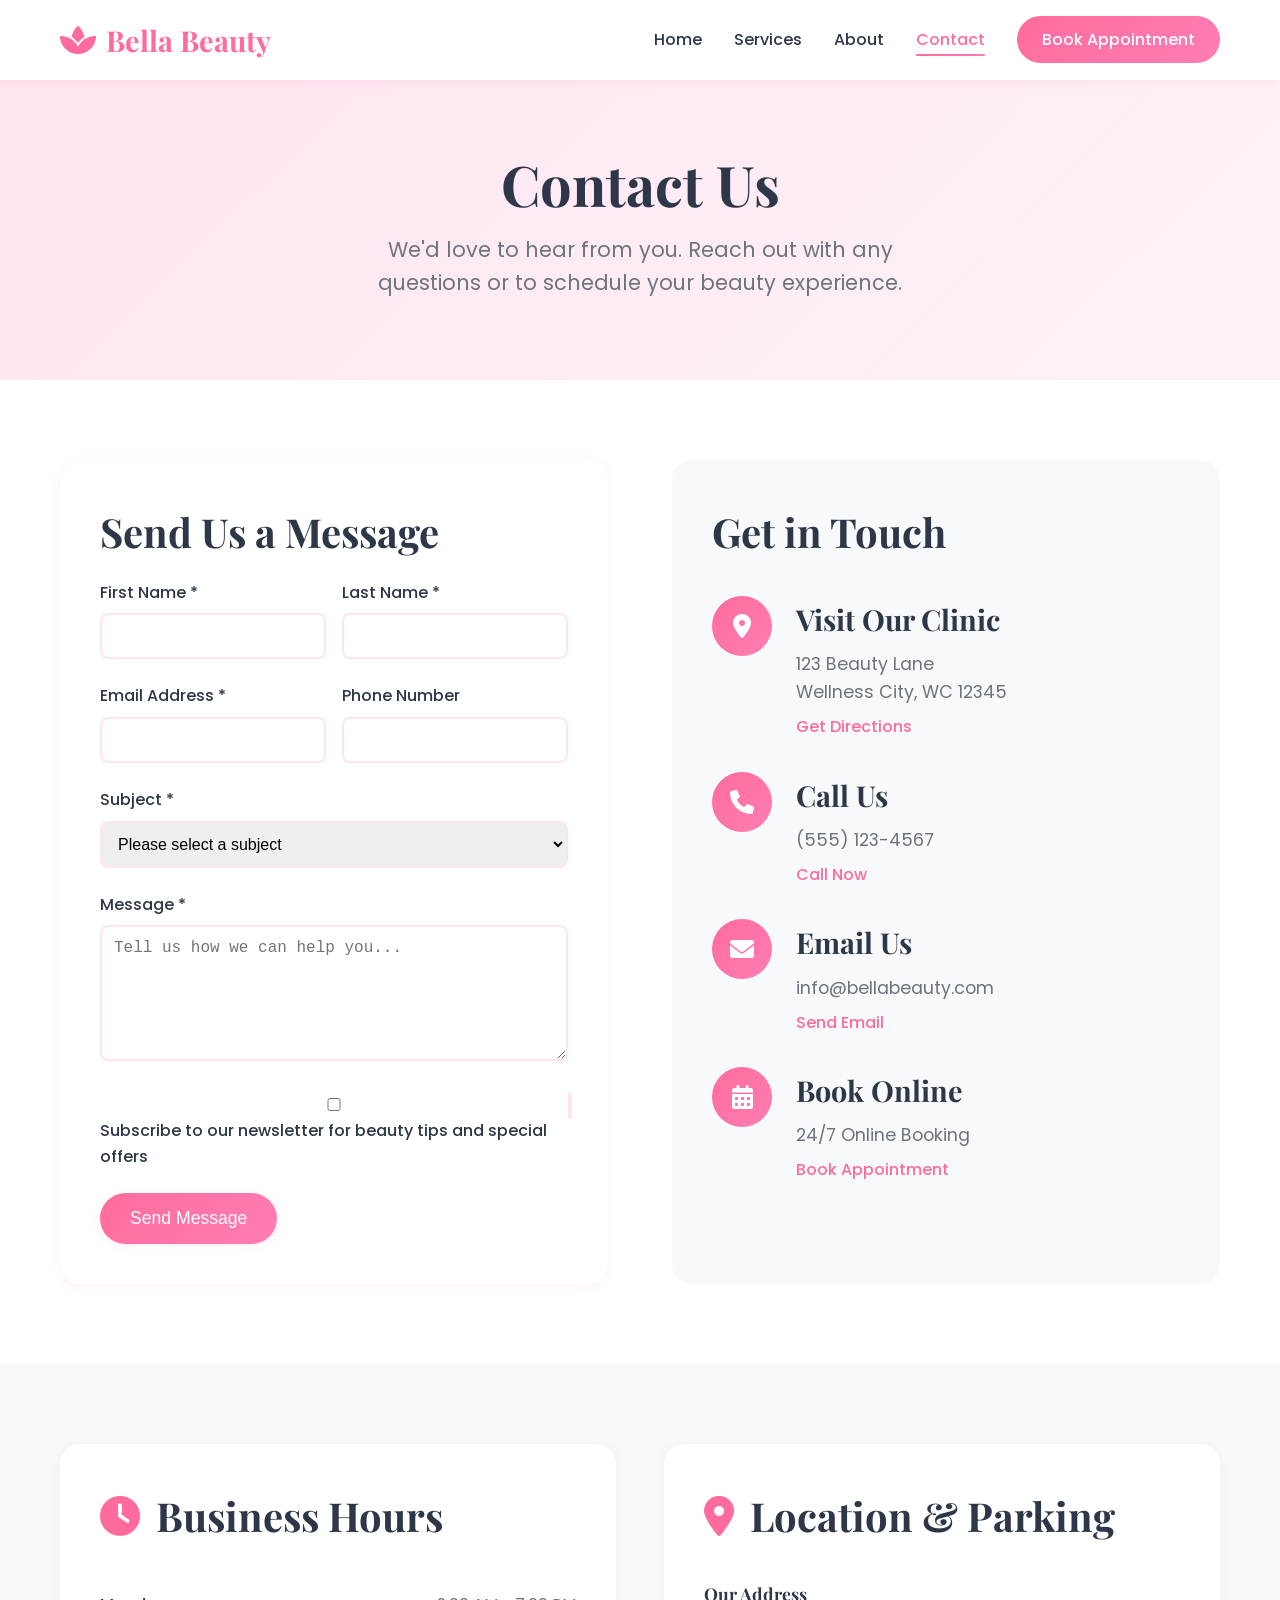
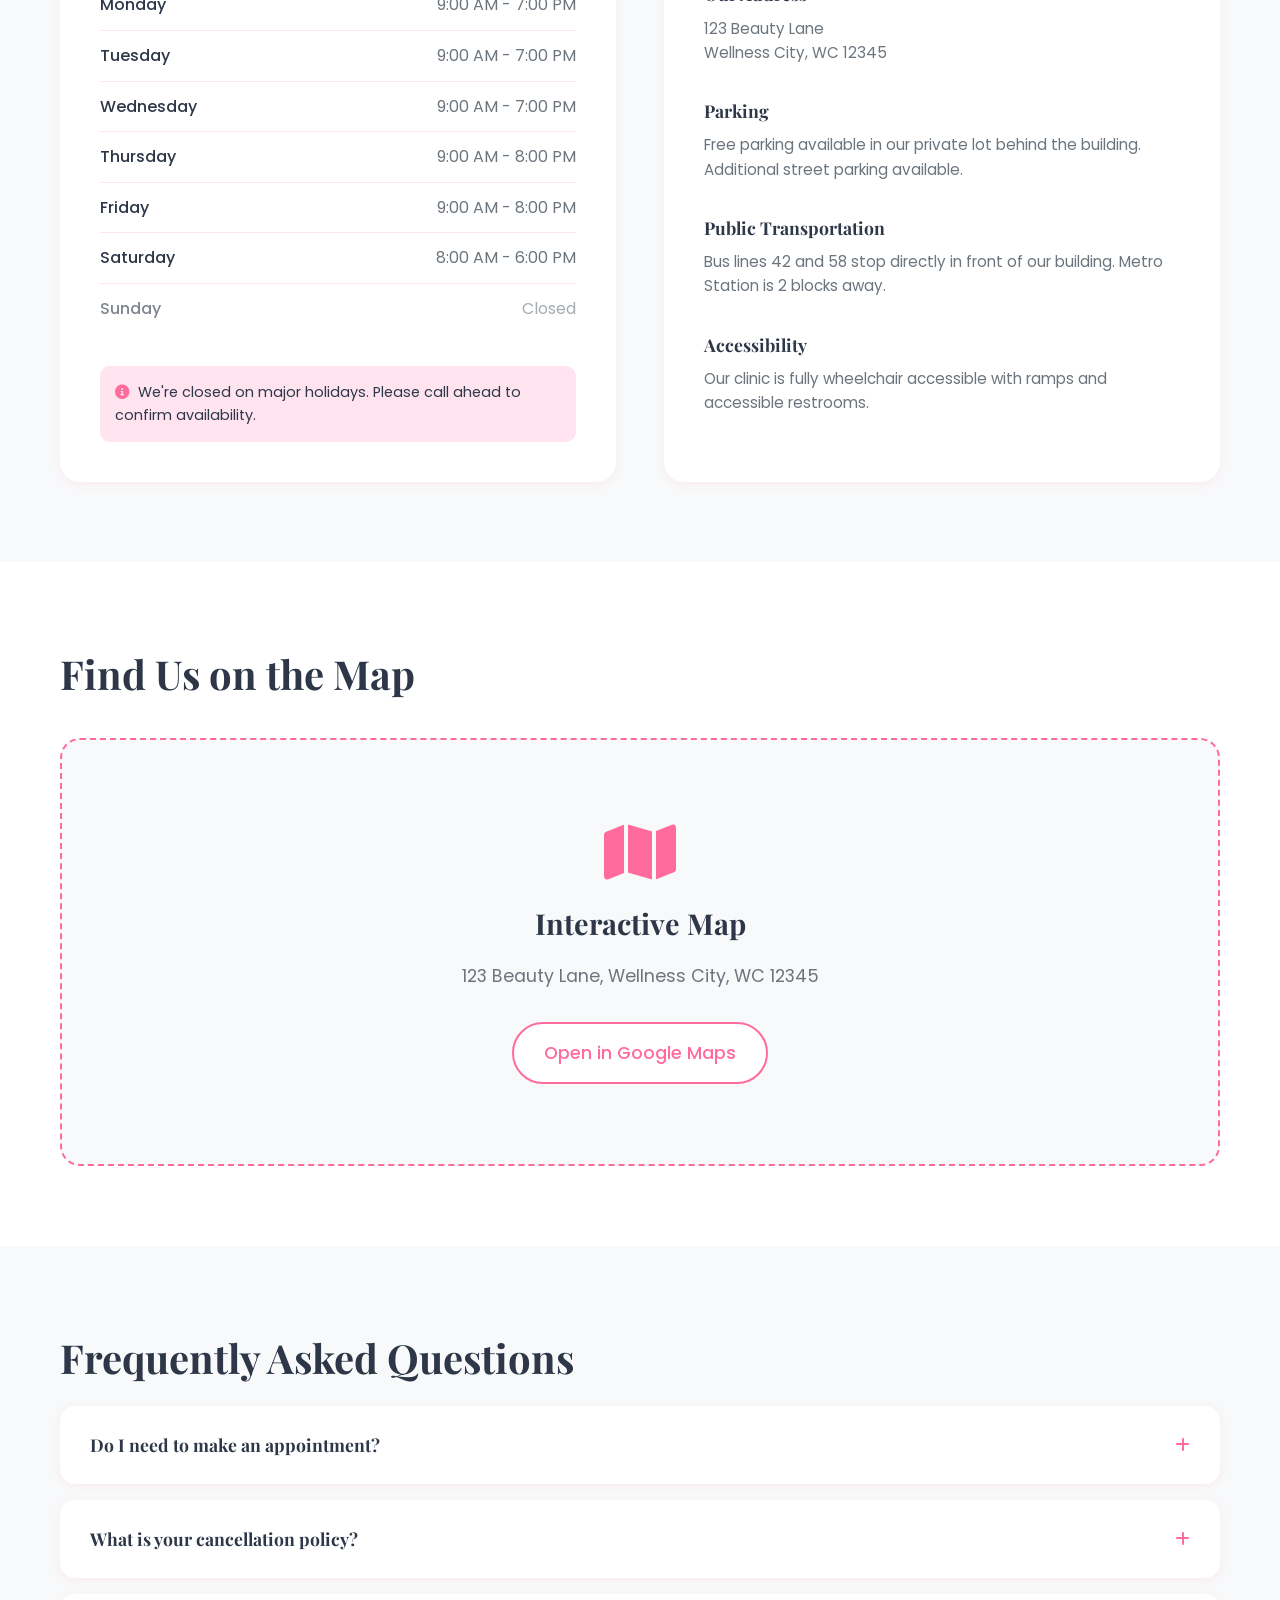
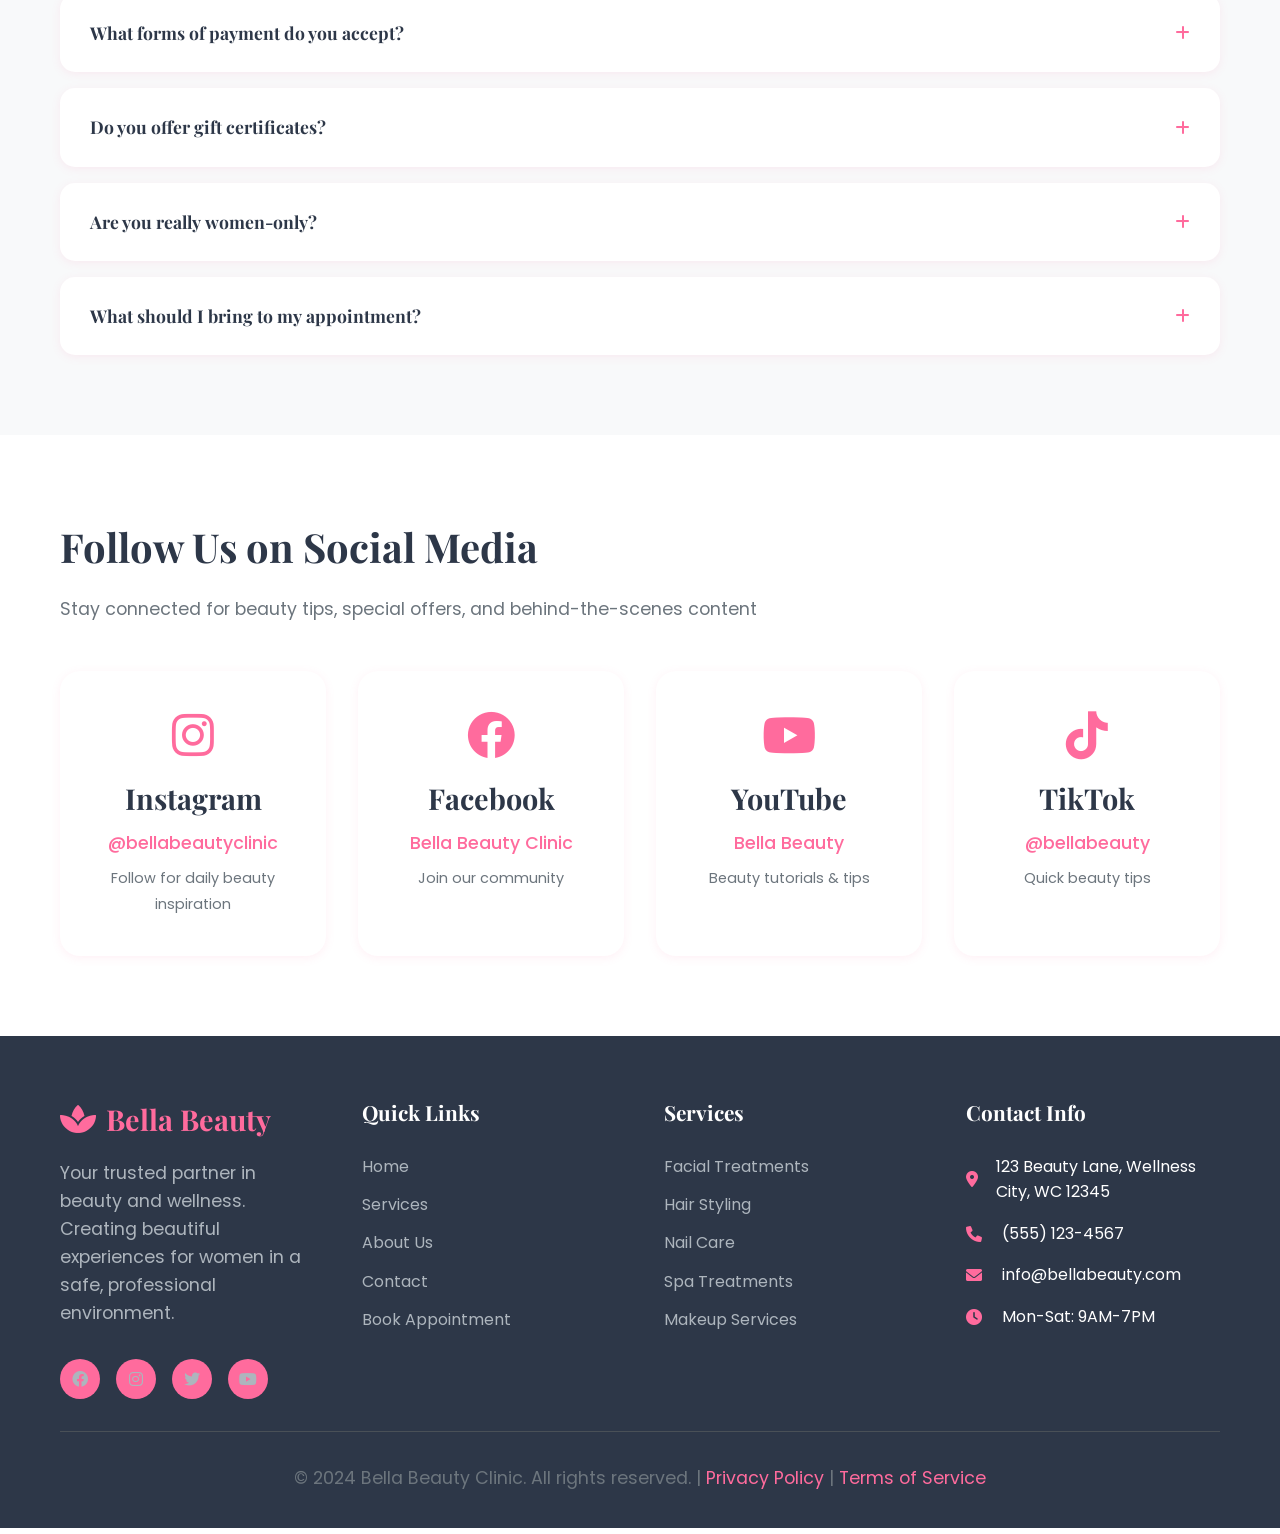
<file: contact.html>
<!DOCTYPE html>
<html lang="en">
<head>
    <meta charset="UTF-8">
    <meta name="viewport" content="width=device-width, initial-scale=1.0">
    <title>Contact Us - Bella Beauty Clinic</title>
    <link rel="stylesheet" href="styles.css">
    <link href="https://fonts.googleapis.com/css2?family=Playfair+Display:wght@400;700&family=Poppins:wght@300;400;500;600&display=swap" rel="stylesheet">
    <link rel="stylesheet" href="https://cdnjs.cloudflare.com/ajax/libs/font-awesome/6.0.0/css/all.min.css">
</head>
<body>
    <!-- Navigation -->
    <nav class="navbar">
        <div class="nav-container">
            <div class="nav-logo">
                <i class="fas fa-spa"></i>
                <span>Bella Beauty</span>
            </div>
            <ul class="nav-menu">
                <li class="nav-item">
                    <a href="index.html" class="nav-link">Home</a>
                </li>
                <li class="nav-item">
                    <a href="services.html" class="nav-link">Services</a>
                </li>
                <li class="nav-item">
                    <a href="about.html" class="nav-link">About</a>
                </li>
                <li class="nav-item">
                    <a href="contact.html" class="nav-link active">Contact</a>
                </li>
                <li class="nav-item">
                    <a href="appointment.html" class="nav-link appointment-btn">Book Appointment</a>
                </li>
            </ul>
            <div class="hamburger">
                <span class="bar"></span>
                <span class="bar"></span>
                <span class="bar"></span>
            </div>
        </div>
    </nav>

    <!-- Page Header -->
    <section class="page-header">
        <div class="container">
            <h1>Contact Us</h1>
            <p>We'd love to hear from you. Reach out with any questions or to schedule your beauty experience.</p>
        </div>
    </section>

    <!-- Contact Section -->
    <section class="contact-section">
        <div class="container">
            <div class="contact-container">
                <!-- Contact Form -->
                <div class="contact-form-container">
                    <h2>Send Us a Message</h2>
                    <form id="contactForm" class="contact-form">
                        <div class="form-row">
                            <div class="form-group">
                                <label for="firstName">First Name *</label>
                                <input type="text" id="firstName" name="firstName" required>
                            </div>
                            <div class="form-group">
                                <label for="lastName">Last Name *</label>
                                <input type="text" id="lastName" name="lastName" required>
                            </div>
                        </div>
                        <div class="form-row">
                            <div class="form-group">
                                <label for="email">Email Address *</label>
                                <input type="email" id="email" name="email" required>
                            </div>
                            <div class="form-group">
                                <label for="phone">Phone Number</label>
                                <input type="tel" id="phone" name="phone">
                            </div>
                        </div>
                        <div class="form-group">
                            <label for="subject">Subject *</label>
                            <select id="subject" name="subject" required>
                                <option value="">Please select a subject</option>
                                <option value="appointment">Appointment Inquiry</option>
                                <option value="services">Service Information</option>
                                <option value="pricing">Pricing Questions</option>
                                <option value="feedback">Feedback or Review</option>
                                <option value="general">General Question</option>
                                <option value="other">Other</option>
                            </select>
                        </div>
                        <div class="form-group">
                            <label for="message">Message *</label>
                            <textarea id="message" name="message" rows="6" placeholder="Tell us how we can help you..." required></textarea>
                        </div>
                        <div class="form-group">
                            <label class="checkbox-label">
                                <input type="checkbox" name="newsletter" value="yes">
                                <span class="checkmark"></span>
                                Subscribe to our newsletter for beauty tips and special offers
                            </label>
                        </div>
                        <button type="submit" class="btn-primary">Send Message</button>
                    </form>
                </div>

                <!-- Contact Information -->
                <div class="contact-info-container">
                    <h2>Get in Touch</h2>
                    <div class="contact-methods">
                        <div class="contact-method">
                            <div class="method-icon">
                                <i class="fas fa-map-marker-alt"></i>
                            </div>
                            <div class="method-content">
                                <h3>Visit Our Clinic</h3>
                                <p>123 Beauty Lane<br>Wellness City, WC 12345</p>
                                <a href="#" class="method-link">Get Directions</a>
                            </div>
                        </div>
                        <div class="contact-method">
                            <div class="method-icon">
                                <i class="fas fa-phone"></i>
                            </div>
                            <div class="method-content">
                                <h3>Call Us</h3>
                                <p>(555) 123-4567</p>
                                <a href="tel:555-123-4567" class="method-link">Call Now</a>
                            </div>
                        </div>
                        <div class="contact-method">
                            <div class="method-icon">
                                <i class="fas fa-envelope"></i>
                            </div>
                            <div class="method-content">
                                <h3>Email Us</h3>
                                <p>info@bellabeauty.com</p>
                                <a href="mailto:info@bellabeauty.com" class="method-link">Send Email</a>
                            </div>
                        </div>
                        <div class="contact-method">
                            <div class="method-icon">
                                <i class="fas fa-calendar-alt"></i>
                            </div>
                            <div class="method-content">
                                <h3>Book Online</h3>
                                <p>24/7 Online Booking</p>
                                <a href="appointment.html" class="method-link">Book Appointment</a>
                            </div>
                        </div>
                    </div>
                </div>
            </div>
        </div>
    </section>

    <!-- Hours & Location -->
    <section class="hours-location">
        <div class="container">
            <div class="info-grid">
                <!-- Hours -->
                <div class="info-card">
                    <h2><i class="fas fa-clock"></i> Business Hours</h2>
                    <div class="hours-list">
                        <div class="hours-item">
                            <span class="day">Monday</span>
                            <span class="time">9:00 AM - 7:00 PM</span>
                        </div>
                        <div class="hours-item">
                            <span class="day">Tuesday</span>
                            <span class="time">9:00 AM - 7:00 PM</span>
                        </div>
                        <div class="hours-item">
                            <span class="day">Wednesday</span>
                            <span class="time">9:00 AM - 7:00 PM</span>
                        </div>
                        <div class="hours-item">
                            <span class="day">Thursday</span>
                            <span class="time">9:00 AM - 8:00 PM</span>
                        </div>
                        <div class="hours-item">
                            <span class="day">Friday</span>
                            <span class="time">9:00 AM - 8:00 PM</span>
                        </div>
                        <div class="hours-item">
                            <span class="day">Saturday</span>
                            <span class="time">8:00 AM - 6:00 PM</span>
                        </div>
                        <div class="hours-item closed">
                            <span class="day">Sunday</span>
                            <span class="time">Closed</span>
                        </div>
                    </div>
                    <p class="hours-note">
                        <i class="fas fa-info-circle"></i>
                        We're closed on major holidays. Please call ahead to confirm availability.
                    </p>
                </div>

                <!-- Location & Directions -->
                <div class="info-card">
                    <h2><i class="fas fa-map-marker-alt"></i> Location & Parking</h2>
                    <div class="location-details">
                        <div class="location-item">
                            <h3>Our Address</h3>
                            <p>123 Beauty Lane<br>Wellness City, WC 12345</p>
                        </div>
                        <div class="location-item">
                            <h3>Parking</h3>
                            <p>Free parking available in our private lot behind the building. Additional street parking available.</p>
                        </div>
                        <div class="location-item">
                            <h3>Public Transportation</h3>
                            <p>Bus lines 42 and 58 stop directly in front of our building. Metro Station is 2 blocks away.</p>
                        </div>
                        <div class="location-item">
                            <h3>Accessibility</h3>
                            <p>Our clinic is fully wheelchair accessible with ramps and accessible restrooms.</p>
                        </div>
                    </div>
                </div>
            </div>
        </div>
    </section>

    <!-- Map Section -->
    <section class="map-section">
        <div class="container">
            <h2>Find Us on the Map</h2>
            <div class="map-container">
                <div class="map-placeholder">
                    <i class="fas fa-map"></i>
                    <h3>Interactive Map</h3>
                    <p>123 Beauty Lane, Wellness City, WC 12345</p>
                    <a href="#" class="btn-secondary">Open in Google Maps</a>
                </div>
            </div>
        </div>
    </section>

    <!-- FAQ Section -->
    <section class="faq-section">
        <div class="container">
            <h2>Frequently Asked Questions</h2>
            <div class="faq-grid">
                <div class="faq-item">
                    <div class="faq-question">
                        <h3>Do I need to make an appointment?</h3>
                        <i class="fas fa-plus"></i>
                    </div>
                    <div class="faq-answer">
                        <p>Yes, we operate by appointment only to ensure personalized attention and maintain our peaceful environment. You can book online 24/7 or call us during business hours.</p>
                    </div>
                </div>
                <div class="faq-item">
                    <div class="faq-question">
                        <h3>What is your cancellation policy?</h3>
                        <i class="fas fa-plus"></i>
                    </div>
                    <div class="faq-answer">
                        <p>We require 24-hour notice for cancellations. Same-day cancellations may be subject to a 50% charge. No-shows will be charged the full service amount.</p>
                    </div>
                </div>
                <div class="faq-item">
                    <div class="faq-question">
                        <h3>What forms of payment do you accept?</h3>
                        <i class="fas fa-plus"></i>
                    </div>
                    <div class="faq-answer">
                        <p>We accept cash, all major credit cards (Visa, MasterCard, American Express), debit cards, and mobile payments (Apple Pay, Google Pay).</p>
                    </div>
                </div>
                <div class="faq-item">
                    <div class="faq-question">
                        <h3>Do you offer gift certificates?</h3>
                        <i class="fas fa-plus"></i>
                    </div>
                    <div class="faq-answer">
                        <p>Yes! Gift certificates are available for any service or dollar amount. They make perfect gifts for birthdays, holidays, or special occasions. Contact us to purchase.</p>
                    </div>
                </div>
                <div class="faq-item">
                    <div class="faq-question">
                        <h3>Are you really women-only?</h3>
                        <i class="fas fa-plus"></i>
                    </div>
                    <div class="faq-answer">
                        <p>Yes, our clinic is exclusively for women clients. This policy ensures a comfortable, private environment where you can fully relax and enjoy your treatments.</p>
                    </div>
                </div>
                <div class="faq-item">
                    <div class="faq-question">
                        <h3>What should I bring to my appointment?</h3>
                        <i class="fas fa-plus"></i>
                    </div>
                    <div class="faq-answer">
                        <p>Just bring yourself! We provide all necessary supplies, robes, and towels. For spa treatments, you may want to avoid wearing makeup and bring flip-flops for pedicures.</p>
                    </div>
                </div>
            </div>
        </div>
    </section>

    <!-- Social Media -->
    <section class="social-section">
        <div class="container">
            <h2>Follow Us on Social Media</h2>
            <p>Stay connected for beauty tips, special offers, and behind-the-scenes content</p>
            <div class="social-grid">
                <a href="#" class="social-card">
                    <i class="fab fa-instagram"></i>
                    <h3>Instagram</h3>
                    <p>@bellabeautyclinic</p>
                    <span>Follow for daily beauty inspiration</span>
                </a>
                <a href="#" class="social-card">
                    <i class="fab fa-facebook"></i>
                    <h3>Facebook</h3>
                    <p>Bella Beauty Clinic</p>
                    <span>Join our community</span>
                </a>
                <a href="#" class="social-card">
                    <i class="fab fa-youtube"></i>
                    <h3>YouTube</h3>
                    <p>Bella Beauty</p>
                    <span>Beauty tutorials & tips</span>
                </a>
                <a href="#" class="social-card">
                    <i class="fab fa-tiktok"></i>
                    <h3>TikTok</h3>
                    <p>@bellabeauty</p>
                    <span>Quick beauty tips</span>
                </a>
            </div>
        </div>
    </section>

    <!-- Footer -->
    <footer class="footer">
        <div class="container">
            <div class="footer-content">
                <div class="footer-section">
                    <div class="footer-logo">
                        <i class="fas fa-spa"></i>
                        <span>Bella Beauty</span>
                    </div>
                    <p>Your trusted partner in beauty and wellness. Creating beautiful experiences for women in a safe, professional environment.</p>
                    <div class="social-links">
                        <a href="#"><i class="fab fa-facebook"></i></a>
                        <a href="#"><i class="fab fa-instagram"></i></a>
                        <a href="#"><i class="fab fa-twitter"></i></a>
                        <a href="#"><i class="fab fa-youtube"></i></a>
                    </div>
                </div>
                <div class="footer-section">
                    <h3>Quick Links</h3>
                    <ul>
                        <li><a href="index.html">Home</a></li>
                        <li><a href="services.html">Services</a></li>
                        <li><a href="about.html">About Us</a></li>
                        <li><a href="contact.html">Contact</a></li>
                        <li><a href="appointment.html">Book Appointment</a></li>
                    </ul>
                </div>
                <div class="footer-section">
                    <h3>Services</h3>
                    <ul>
                        <li><a href="services.html#facial">Facial Treatments</a></li>
                        <li><a href="services.html#hair">Hair Styling</a></li>
                        <li><a href="services.html#nails">Nail Care</a></li>
                        <li><a href="services.html#spa">Spa Treatments</a></li>
                        <li><a href="services.html#makeup">Makeup Services</a></li>
                    </ul>
                </div>
                <div class="footer-section">
                    <h3>Contact Info</h3>
                    <div class="contact-info">
                        <div class="contact-item">
                            <i class="fas fa-map-marker-alt"></i>
                            <span>123 Beauty Lane, Wellness City, WC 12345</span>
                        </div>
                        <div class="contact-item">
                            <i class="fas fa-phone"></i>
                            <span>(555) 123-4567</span>
                        </div>
                        <div class="contact-item">
                            <i class="fas fa-envelope"></i>
                            <span>info@bellabeauty.com</span>
                        </div>
                        <div class="contact-item">
                            <i class="fas fa-clock"></i>
                            <span>Mon-Sat: 9AM-7PM</span>
                        </div>
                    </div>
                </div>
            </div>
            <div class="footer-bottom">
                <p>&copy; 2024 Bella Beauty Clinic. All rights reserved. | <a href="#">Privacy Policy</a> | <a href="#">Terms of Service</a></p>
            </div>
        </div>
    </footer>

    <script src="script.js"></script>
</body>
</html>
</file>
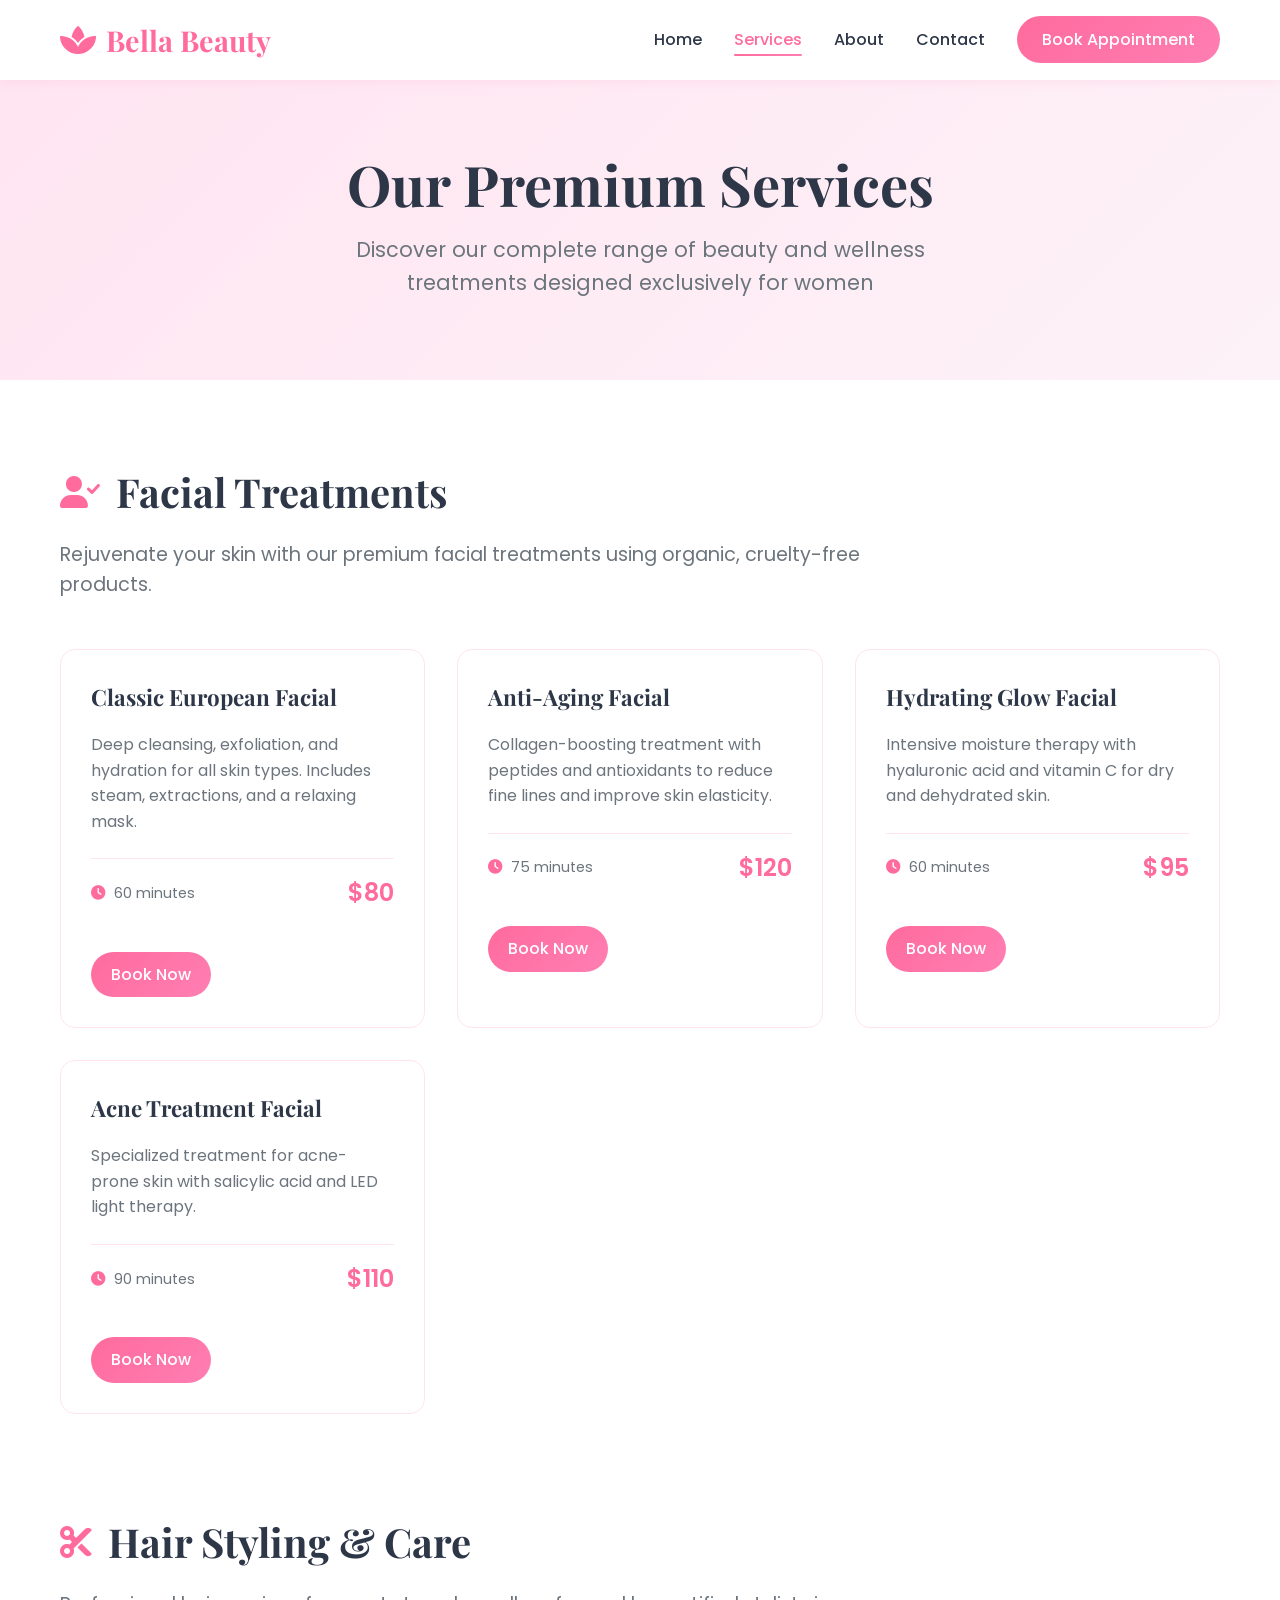
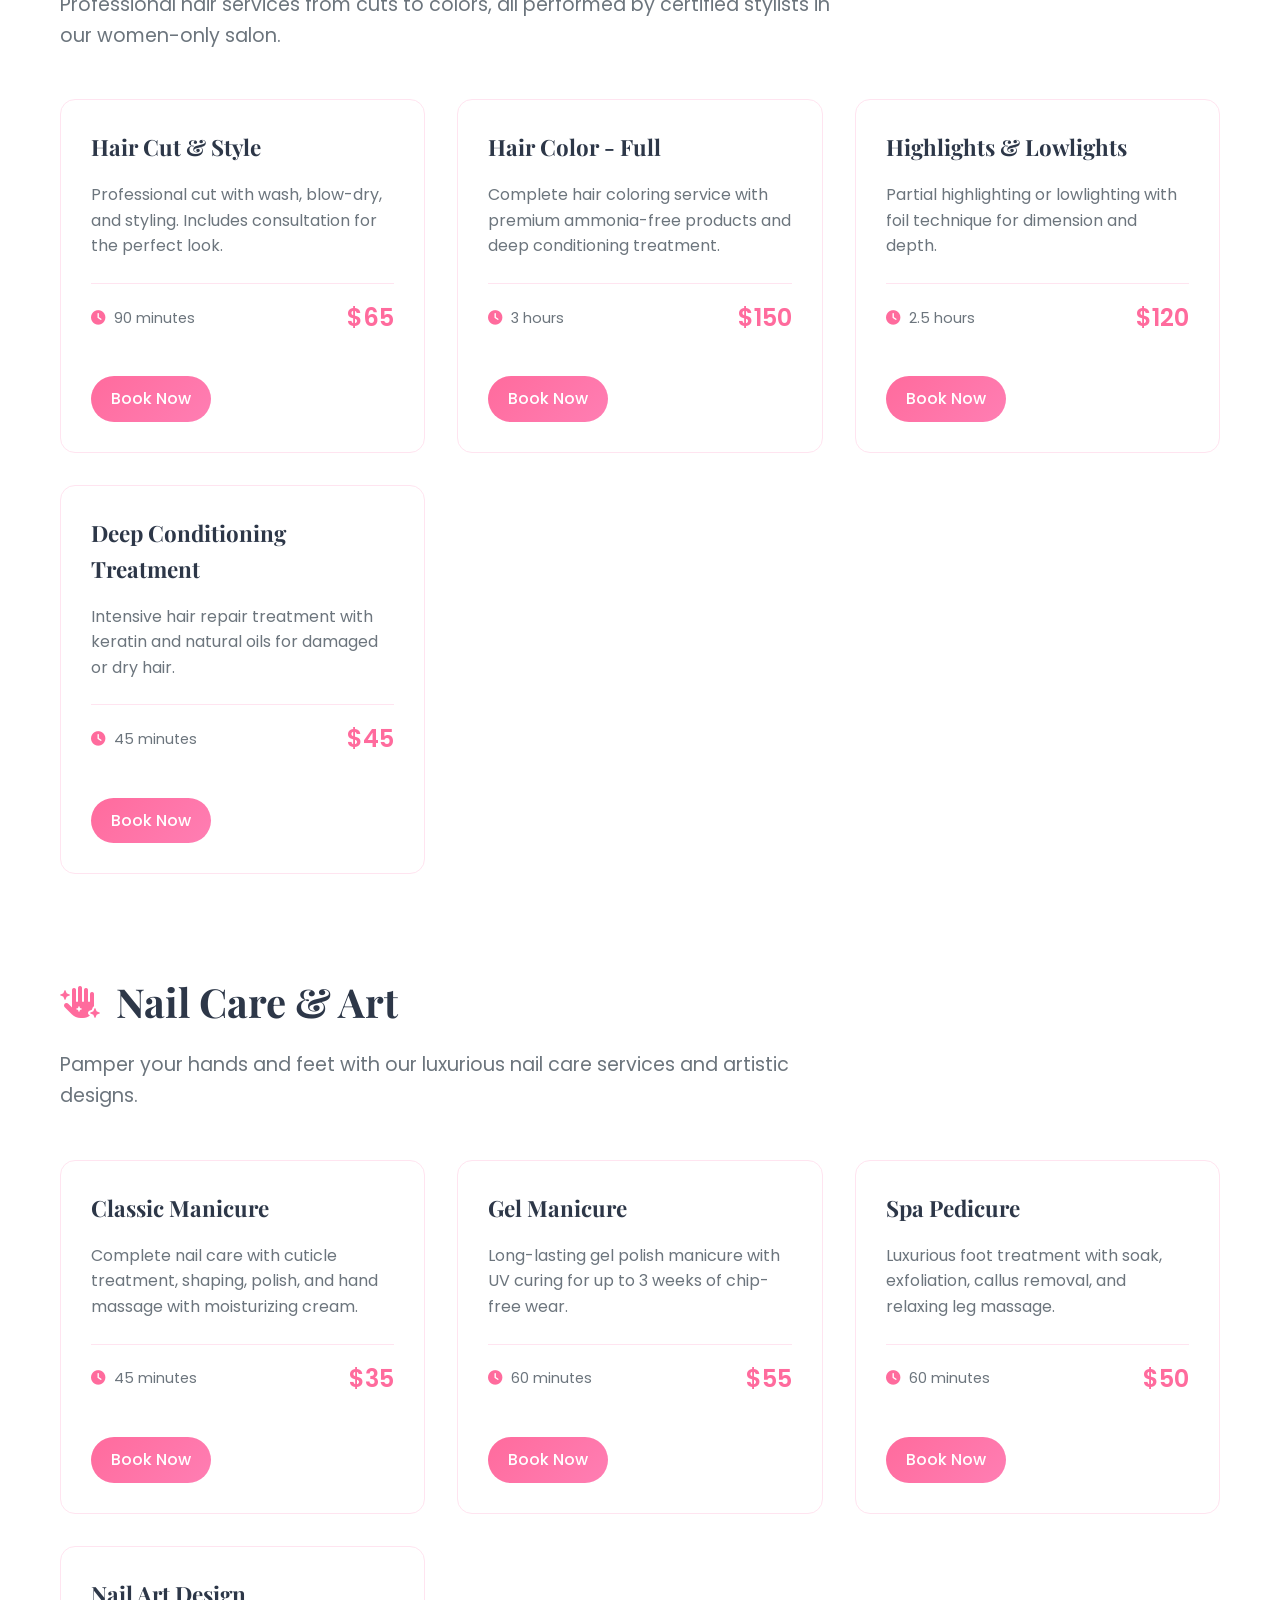
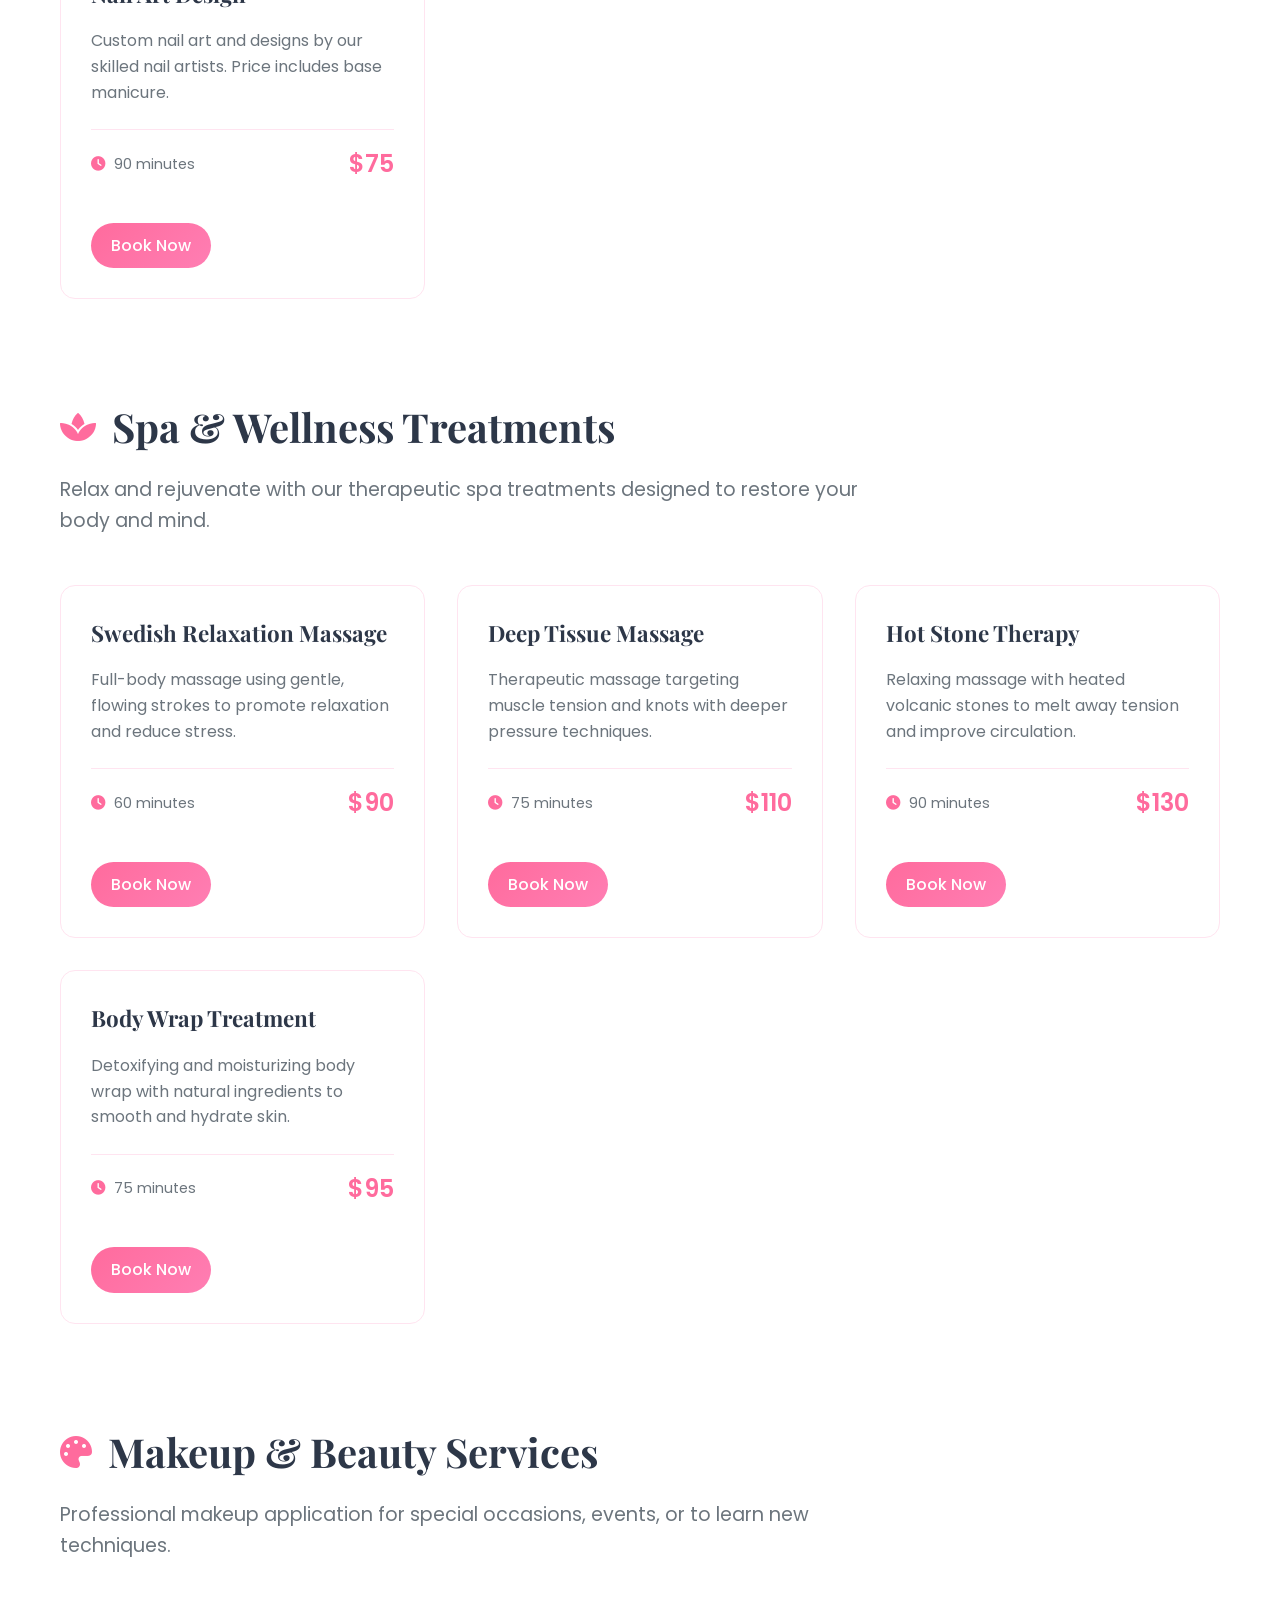
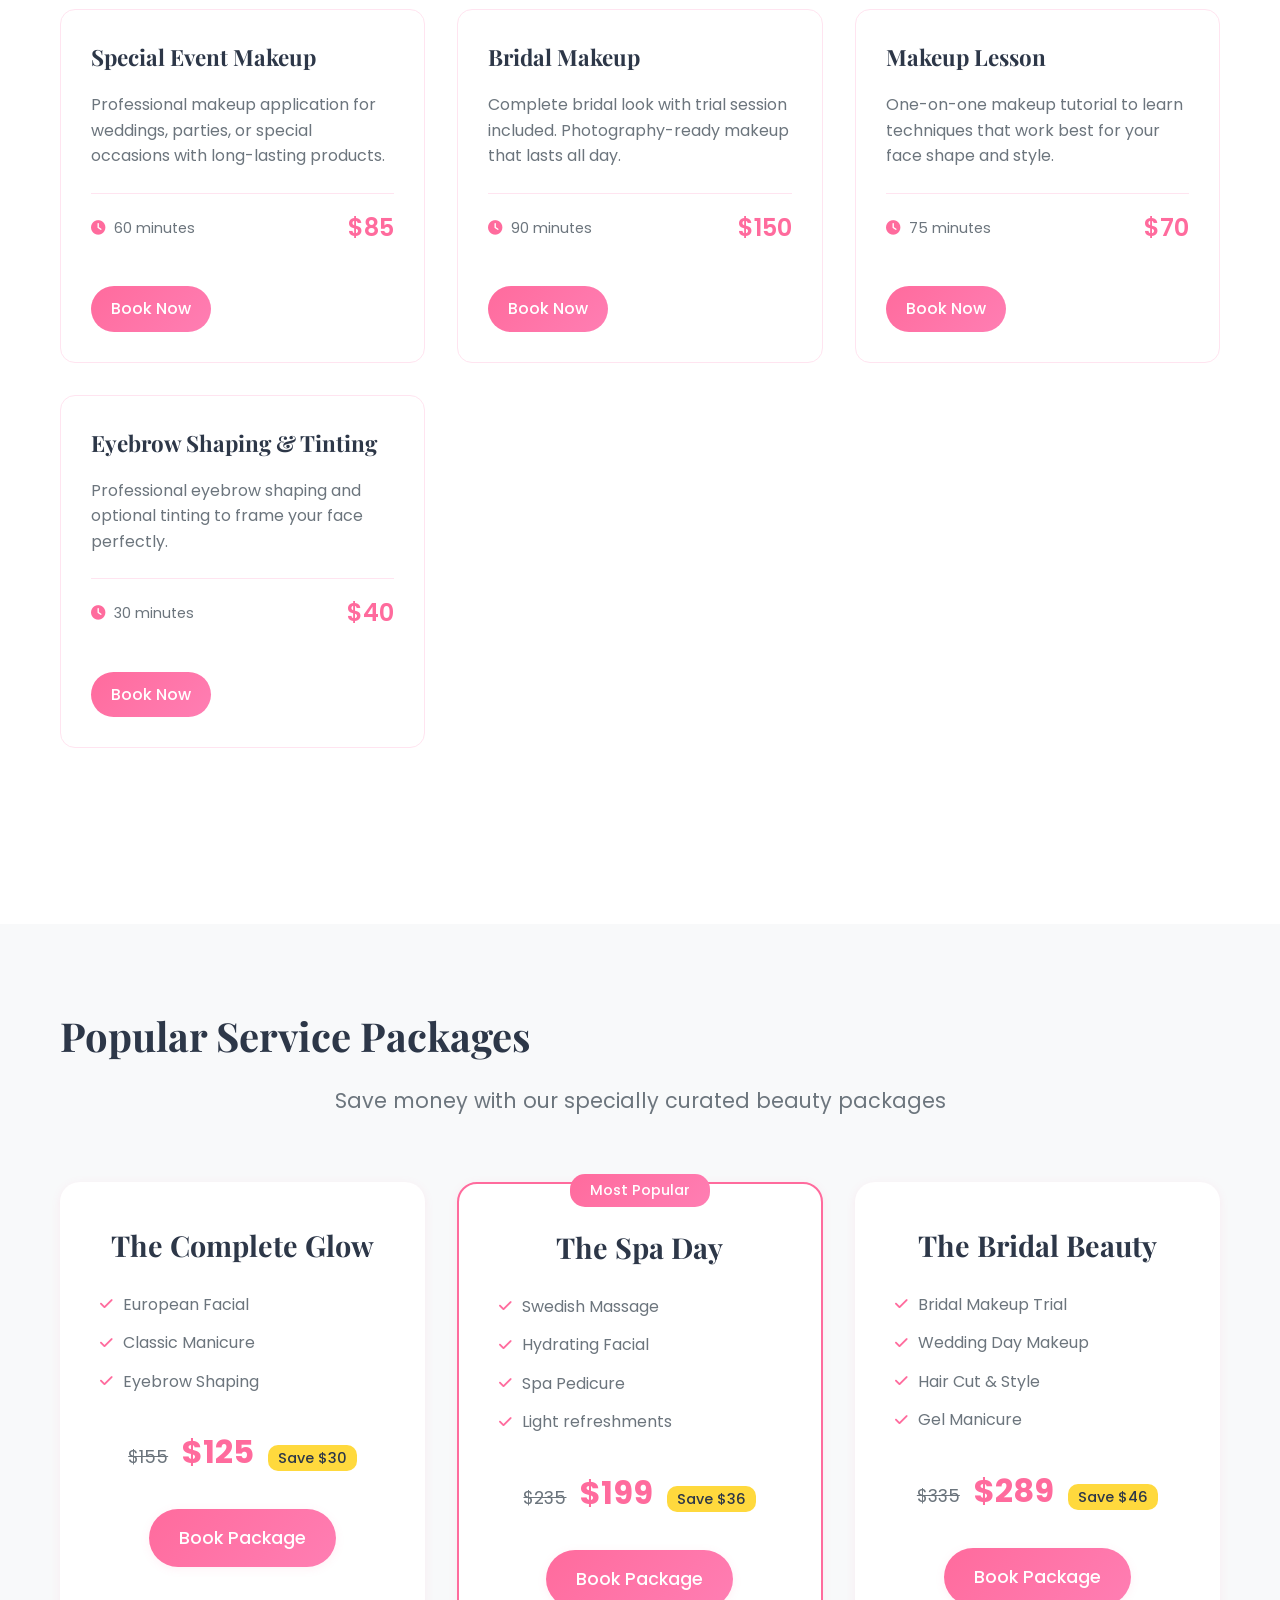
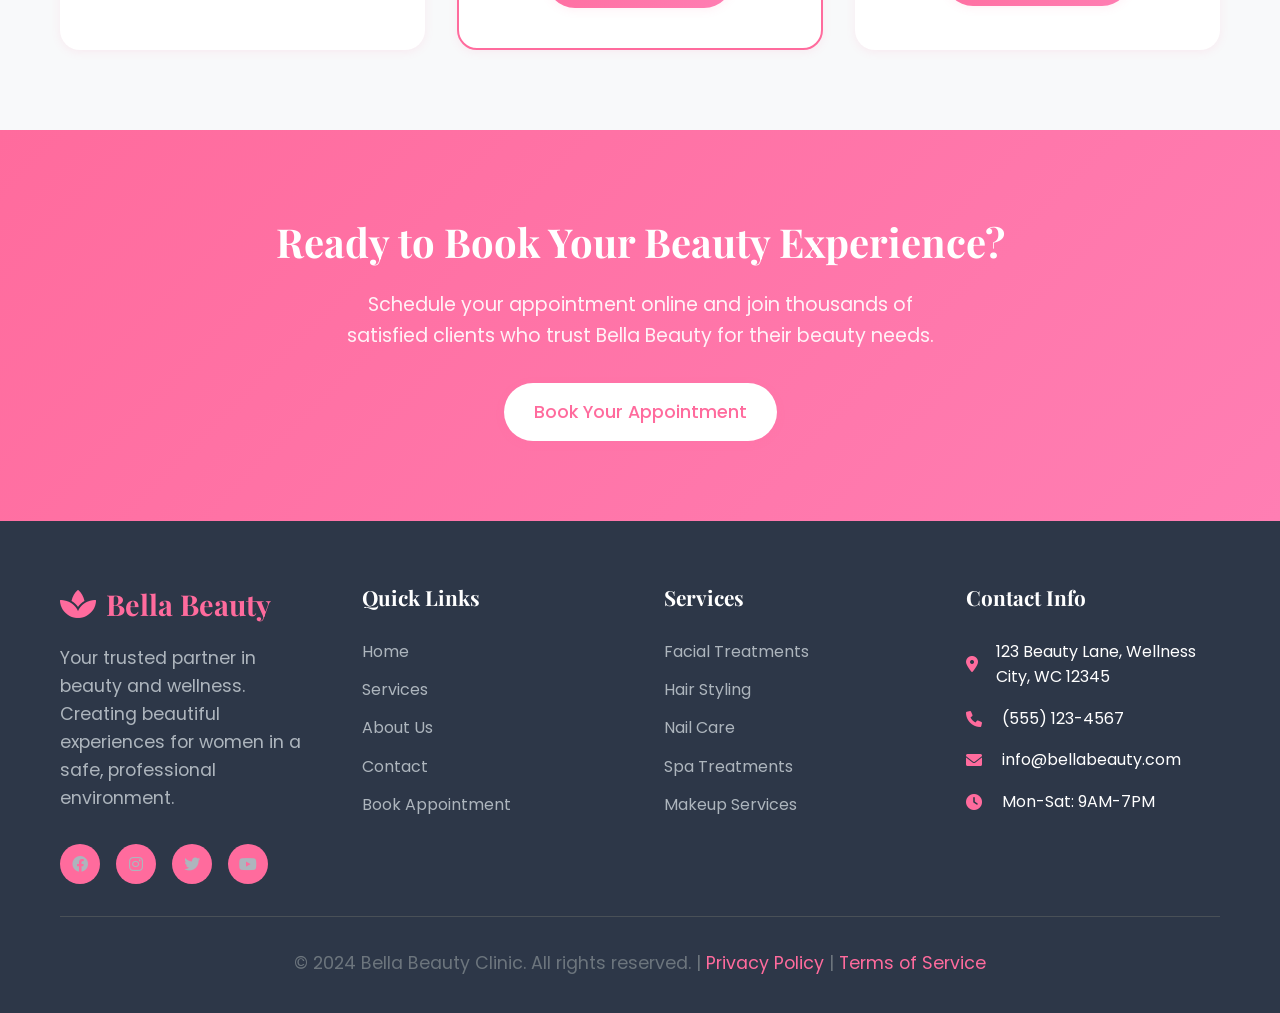
<file: services.html>
<!DOCTYPE html>
<html lang="en">
<head>
    <meta charset="UTF-8">
    <meta name="viewport" content="width=device-width, initial-scale=1.0">
    <title>Services & Pricing - Bella Beauty Clinic</title>
    <link rel="stylesheet" href="styles.css">
    <link href="https://fonts.googleapis.com/css2?family=Playfair+Display:wght@400;700&family=Poppins:wght@300;400;500;600&display=swap" rel="stylesheet">
    <link rel="stylesheet" href="https://cdnjs.cloudflare.com/ajax/libs/font-awesome/6.0.0/css/all.min.css">
</head>
<body>
    <!-- Navigation -->
    <nav class="navbar">
        <div class="nav-container">
            <div class="nav-logo">
                <i class="fas fa-spa"></i>
                <span>Bella Beauty</span>
            </div>
            <ul class="nav-menu">
                <li class="nav-item">
                    <a href="index.html" class="nav-link">Home</a>
                </li>
                <li class="nav-item">
                    <a href="services.html" class="nav-link active">Services</a>
                </li>
                <li class="nav-item">
                    <a href="about.html" class="nav-link">About</a>
                </li>
                <li class="nav-item">
                    <a href="contact.html" class="nav-link">Contact</a>
                </li>
                <li class="nav-item">
                    <a href="appointment.html" class="nav-link appointment-btn">Book Appointment</a>
                </li>
            </ul>
            <div class="hamburger">
                <span class="bar"></span>
                <span class="bar"></span>
                <span class="bar"></span>
            </div>
        </div>
    </nav>

    <!-- Page Header -->
    <section class="page-header">
        <div class="container">
            <h1>Our Premium Services</h1>
            <p>Discover our complete range of beauty and wellness treatments designed exclusively for women</p>
        </div>
    </section>

    <!-- Services Categories -->
    <section class="services-section">
        <div class="container">
            <!-- Facial Treatments -->
            <div class="service-category" id="facial">
                <h2><i class="fas fa-user-check"></i> Facial Treatments</h2>
                <p class="category-description">Rejuvenate your skin with our premium facial treatments using organic, cruelty-free products.</p>
                <div class="services-grid">
                    <div class="service-item">
                        <h3>Classic European Facial</h3>
                        <p>Deep cleansing, exfoliation, and hydration for all skin types. Includes steam, extractions, and a relaxing mask.</p>
                        <div class="service-details">
                            <span class="duration"><i class="fas fa-clock"></i> 60 minutes</span>
                            <span class="price">$80</span>
                        </div>
                        <a href="appointment.html" class="book-btn">Book Now</a>
                    </div>
                    <div class="service-item">
                        <h3>Anti-Aging Facial</h3>
                        <p>Collagen-boosting treatment with peptides and antioxidants to reduce fine lines and improve skin elasticity.</p>
                        <div class="service-details">
                            <span class="duration"><i class="fas fa-clock"></i> 75 minutes</span>
                            <span class="price">$120</span>
                        </div>
                        <a href="appointment.html" class="book-btn">Book Now</a>
                    </div>
                    <div class="service-item">
                        <h3>Hydrating Glow Facial</h3>
                        <p>Intensive moisture therapy with hyaluronic acid and vitamin C for dry and dehydrated skin.</p>
                        <div class="service-details">
                            <span class="duration"><i class="fas fa-clock"></i> 60 minutes</span>
                            <span class="price">$95</span>
                        </div>
                        <a href="appointment.html" class="book-btn">Book Now</a>
                    </div>
                    <div class="service-item">
                        <h3>Acne Treatment Facial</h3>
                        <p>Specialized treatment for acne-prone skin with salicylic acid and LED light therapy.</p>
                        <div class="service-details">
                            <span class="duration"><i class="fas fa-clock"></i> 90 minutes</span>
                            <span class="price">$110</span>
                        </div>
                        <a href="appointment.html" class="book-btn">Book Now</a>
                    </div>
                </div>
            </div>

            <!-- Hair Styling -->
            <div class="service-category" id="hair">
                <h2><i class="fas fa-cut"></i> Hair Styling & Care</h2>
                <p class="category-description">Professional hair services from cuts to colors, all performed by certified stylists in our women-only salon.</p>
                <div class="services-grid">
                    <div class="service-item">
                        <h3>Hair Cut & Style</h3>
                        <p>Professional cut with wash, blow-dry, and styling. Includes consultation for the perfect look.</p>
                        <div class="service-details">
                            <span class="duration"><i class="fas fa-clock"></i> 90 minutes</span>
                            <span class="price">$65</span>
                        </div>
                        <a href="appointment.html" class="book-btn">Book Now</a>
                    </div>
                    <div class="service-item">
                        <h3>Hair Color - Full</h3>
                        <p>Complete hair coloring service with premium ammonia-free products and deep conditioning treatment.</p>
                        <div class="service-details">
                            <span class="duration"><i class="fas fa-clock"></i> 3 hours</span>
                            <span class="price">$150</span>
                        </div>
                        <a href="appointment.html" class="book-btn">Book Now</a>
                    </div>
                    <div class="service-item">
                        <h3>Highlights & Lowlights</h3>
                        <p>Partial highlighting or lowlighting with foil technique for dimension and depth.</p>
                        <div class="service-details">
                            <span class="duration"><i class="fas fa-clock"></i> 2.5 hours</span>
                            <span class="price">$120</span>
                        </div>
                        <a href="appointment.html" class="book-btn">Book Now</a>
                    </div>
                    <div class="service-item">
                        <h3>Deep Conditioning Treatment</h3>
                        <p>Intensive hair repair treatment with keratin and natural oils for damaged or dry hair.</p>
                        <div class="service-details">
                            <span class="duration"><i class="fas fa-clock"></i> 45 minutes</span>
                            <span class="price">$45</span>
                        </div>
                        <a href="appointment.html" class="book-btn">Book Now</a>
                    </div>
                </div>
            </div>

            <!-- Nail Care -->
            <div class="service-category" id="nails">
                <h2><i class="fas fa-hand-sparkles"></i> Nail Care & Art</h2>
                <p class="category-description">Pamper your hands and feet with our luxurious nail care services and artistic designs.</p>
                <div class="services-grid">
                    <div class="service-item">
                        <h3>Classic Manicure</h3>
                        <p>Complete nail care with cuticle treatment, shaping, polish, and hand massage with moisturizing cream.</p>
                        <div class="service-details">
                            <span class="duration"><i class="fas fa-clock"></i> 45 minutes</span>
                            <span class="price">$35</span>
                        </div>
                        <a href="appointment.html" class="book-btn">Book Now</a>
                    </div>
                    <div class="service-item">
                        <h3>Gel Manicure</h3>
                        <p>Long-lasting gel polish manicure with UV curing for up to 3 weeks of chip-free wear.</p>
                        <div class="service-details">
                            <span class="duration"><i class="fas fa-clock"></i> 60 minutes</span>
                            <span class="price">$55</span>
                        </div>
                        <a href="appointment.html" class="book-btn">Book Now</a>
                    </div>
                    <div class="service-item">
                        <h3>Spa Pedicure</h3>
                        <p>Luxurious foot treatment with soak, exfoliation, callus removal, and relaxing leg massage.</p>
                        <div class="service-details">
                            <span class="duration"><i class="fas fa-clock"></i> 60 minutes</span>
                            <span class="price">$50</span>
                        </div>
                        <a href="appointment.html" class="book-btn">Book Now</a>
                    </div>
                    <div class="service-item">
                        <h3>Nail Art Design</h3>
                        <p>Custom nail art and designs by our skilled nail artists. Price includes base manicure.</p>
                        <div class="service-details">
                            <span class="duration"><i class="fas fa-clock"></i> 90 minutes</span>
                            <span class="price">$75</span>
                        </div>
                        <a href="appointment.html" class="book-btn">Book Now</a>
                    </div>
                </div>
            </div>

            <!-- Spa Treatments -->
            <div class="service-category" id="spa">
                <h2><i class="fas fa-spa"></i> Spa & Wellness Treatments</h2>
                <p class="category-description">Relax and rejuvenate with our therapeutic spa treatments designed to restore your body and mind.</p>
                <div class="services-grid">
                    <div class="service-item">
                        <h3>Swedish Relaxation Massage</h3>
                        <p>Full-body massage using gentle, flowing strokes to promote relaxation and reduce stress.</p>
                        <div class="service-details">
                            <span class="duration"><i class="fas fa-clock"></i> 60 minutes</span>
                            <span class="price">$90</span>
                        </div>
                        <a href="appointment.html" class="book-btn">Book Now</a>
                    </div>
                    <div class="service-item">
                        <h3>Deep Tissue Massage</h3>
                        <p>Therapeutic massage targeting muscle tension and knots with deeper pressure techniques.</p>
                        <div class="service-details">
                            <span class="duration"><i class="fas fa-clock"></i> 75 minutes</span>
                            <span class="price">$110</span>
                        </div>
                        <a href="appointment.html" class="book-btn">Book Now</a>
                    </div>
                    <div class="service-item">
                        <h3>Hot Stone Therapy</h3>
                        <p>Relaxing massage with heated volcanic stones to melt away tension and improve circulation.</p>
                        <div class="service-details">
                            <span class="duration"><i class="fas fa-clock"></i> 90 minutes</span>
                            <span class="price">$130</span>
                        </div>
                        <a href="appointment.html" class="book-btn">Book Now</a>
                    </div>
                    <div class="service-item">
                        <h3>Body Wrap Treatment</h3>
                        <p>Detoxifying and moisturizing body wrap with natural ingredients to smooth and hydrate skin.</p>
                        <div class="service-details">
                            <span class="duration"><i class="fas fa-clock"></i> 75 minutes</span>
                            <span class="price">$95</span>
                        </div>
                        <a href="appointment.html" class="book-btn">Book Now</a>
                    </div>
                </div>
            </div>

            <!-- Makeup Services -->
            <div class="service-category" id="makeup">
                <h2><i class="fas fa-palette"></i> Makeup & Beauty Services</h2>
                <p class="category-description">Professional makeup application for special occasions, events, or to learn new techniques.</p>
                <div class="services-grid">
                    <div class="service-item">
                        <h3>Special Event Makeup</h3>
                        <p>Professional makeup application for weddings, parties, or special occasions with long-lasting products.</p>
                        <div class="service-details">
                            <span class="duration"><i class="fas fa-clock"></i> 60 minutes</span>
                            <span class="price">$85</span>
                        </div>
                        <a href="appointment.html" class="book-btn">Book Now</a>
                    </div>
                    <div class="service-item">
                        <h3>Bridal Makeup</h3>
                        <p>Complete bridal look with trial session included. Photography-ready makeup that lasts all day.</p>
                        <div class="service-details">
                            <span class="duration"><i class="fas fa-clock"></i> 90 minutes</span>
                            <span class="price">$150</span>
                        </div>
                        <a href="appointment.html" class="book-btn">Book Now</a>
                    </div>
                    <div class="service-item">
                        <h3>Makeup Lesson</h3>
                        <p>One-on-one makeup tutorial to learn techniques that work best for your face shape and style.</p>
                        <div class="service-details">
                            <span class="duration"><i class="fas fa-clock"></i> 75 minutes</span>
                            <span class="price">$70</span>
                        </div>
                        <a href="appointment.html" class="book-btn">Book Now</a>
                    </div>
                    <div class="service-item">
                        <h3>Eyebrow Shaping & Tinting</h3>
                        <p>Professional eyebrow shaping and optional tinting to frame your face perfectly.</p>
                        <div class="service-details">
                            <span class="duration"><i class="fas fa-clock"></i> 30 minutes</span>
                            <span class="price">$40</span>
                        </div>
                        <a href="appointment.html" class="book-btn">Book Now</a>
                    </div>
                </div>
            </div>
        </div>
    </section>

    <!-- Service Packages -->
    <section class="service-packages">
        <div class="container">
            <h2>Popular Service Packages</h2>
            <p class="section-subtitle">Save money with our specially curated beauty packages</p>
            <div class="packages-grid">
                <div class="package-card">
                    <h3>The Complete Glow</h3>
                    <div class="package-includes">
                        <p><i class="fas fa-check"></i> European Facial</p>
                        <p><i class="fas fa-check"></i> Classic Manicure</p>
                        <p><i class="fas fa-check"></i> Eyebrow Shaping</p>
                    </div>
                    <div class="package-pricing">
                        <span class="original-price">$155</span>
                        <span class="package-price">$125</span>
                        <span class="savings">Save $30</span>
                    </div>
                    <a href="appointment.html" class="btn-primary">Book Package</a>
                </div>
                <div class="package-card featured">
                    <div class="popular-badge">Most Popular</div>
                    <h3>The Spa Day</h3>
                    <div class="package-includes">
                        <p><i class="fas fa-check"></i> Swedish Massage</p>
                        <p><i class="fas fa-check"></i> Hydrating Facial</p>
                        <p><i class="fas fa-check"></i> Spa Pedicure</p>
                        <p><i class="fas fa-check"></i> Light refreshments</p>
                    </div>
                    <div class="package-pricing">
                        <span class="original-price">$235</span>
                        <span class="package-price">$199</span>
                        <span class="savings">Save $36</span>
                    </div>
                    <a href="appointment.html" class="btn-primary">Book Package</a>
                </div>
                <div class="package-card">
                    <h3>The Bridal Beauty</h3>
                    <div class="package-includes">
                        <p><i class="fas fa-check"></i> Bridal Makeup Trial</p>
                        <p><i class="fas fa-check"></i> Wedding Day Makeup</p>
                        <p><i class="fas fa-check"></i> Hair Cut & Style</p>
                        <p><i class="fas fa-check"></i> Gel Manicure</p>
                    </div>
                    <div class="package-pricing">
                        <span class="original-price">$335</span>
                        <span class="package-price">$289</span>
                        <span class="savings">Save $46</span>
                    </div>
                    <a href="appointment.html" class="btn-primary">Book Package</a>
                </div>
            </div>
        </div>
    </section>

    <!-- CTA Section -->
    <section class="cta-section">
        <div class="container">
            <h2>Ready to Book Your Beauty Experience?</h2>
            <p>Schedule your appointment online and join thousands of satisfied clients who trust Bella Beauty for their beauty needs.</p>
            <a href="appointment.html" class="btn-primary">Book Your Appointment</a>
        </div>
    </section>

    <!-- Footer -->
    <footer class="footer">
        <div class="container">
            <div class="footer-content">
                <div class="footer-section">
                    <div class="footer-logo">
                        <i class="fas fa-spa"></i>
                        <span>Bella Beauty</span>
                    </div>
                    <p>Your trusted partner in beauty and wellness. Creating beautiful experiences for women in a safe, professional environment.</p>
                    <div class="social-links">
                        <a href="#"><i class="fab fa-facebook"></i></a>
                        <a href="#"><i class="fab fa-instagram"></i></a>
                        <a href="#"><i class="fab fa-twitter"></i></a>
                        <a href="#"><i class="fab fa-youtube"></i></a>
                    </div>
                </div>
                <div class="footer-section">
                    <h3>Quick Links</h3>
                    <ul>
                        <li><a href="index.html">Home</a></li>
                        <li><a href="services.html">Services</a></li>
                        <li><a href="about.html">About Us</a></li>
                        <li><a href="contact.html">Contact</a></li>
                        <li><a href="appointment.html">Book Appointment</a></li>
                    </ul>
                </div>
                <div class="footer-section">
                    <h3>Services</h3>
                    <ul>
                        <li><a href="services.html#facial">Facial Treatments</a></li>
                        <li><a href="services.html#hair">Hair Styling</a></li>
                        <li><a href="services.html#nails">Nail Care</a></li>
                        <li><a href="services.html#spa">Spa Treatments</a></li>
                        <li><a href="services.html#makeup">Makeup Services</a></li>
                    </ul>
                </div>
                <div class="footer-section">
                    <h3>Contact Info</h3>
                    <div class="contact-info">
                        <div class="contact-item">
                            <i class="fas fa-map-marker-alt"></i>
                            <span>123 Beauty Lane, Wellness City, WC 12345</span>
                        </div>
                        <div class="contact-item">
                            <i class="fas fa-phone"></i>
                            <span>(555) 123-4567</span>
                        </div>
                        <div class="contact-item">
                            <i class="fas fa-envelope"></i>
                            <span>info@bellabeauty.com</span>
                        </div>
                        <div class="contact-item">
                            <i class="fas fa-clock"></i>
                            <span>Mon-Sat: 9AM-7PM</span>
                        </div>
                    </div>
                </div>
            </div>
            <div class="footer-bottom">
                <p>&copy; 2024 Bella Beauty Clinic. All rights reserved. | <a href="#">Privacy Policy</a> | <a href="#">Terms of Service</a></p>
            </div>
        </div>
    </footer>

    <script src="script.js"></script>
</body>
</html>
</file>
<file: styles.css>
/* CSS Custom Properties */
:root {
    --primary-color: #ff6b9d;
    --secondary-color: #ffd93d;
    --accent-color: #ff8fab;
    --coral-color: #ff7eb3;
    --light-pink: #ffe4f0;
    --soft-pink: #fdf2f8;
    --gold-color: #f7d794;
    --white: #ffffff;
    --light-gray: #f8f9fa;
    --gray: #6c757d;
    --dark-gray: #495057;
    --text-dark: #2d3748;
    --shadow-light: 0 2px 10px rgba(255, 107, 157, 0.1);
    --shadow-medium: 0 4px 20px rgba(255, 107, 157, 0.15);
    --shadow-heavy: 0 8px 30px rgba(255, 107, 157, 0.2);
    --gradient-primary: linear-gradient(135deg, var(--primary-color), var(--coral-color));
    --gradient-secondary: linear-gradient(135deg, var(--secondary-color), var(--gold-color));
    --gradient-bg: linear-gradient(135deg, var(--light-pink), var(--soft-pink));
}

/* Reset and Base Styles */
* {
    margin: 0;
    padding: 0;
    box-sizing: border-box;
}

body {
    font-family: 'Poppins', sans-serif;
    line-height: 1.6;
    color: var(--text-dark);
    background-color: var(--white);
}

.container {
    max-width: 1200px;
    margin: 0 auto;
    padding: 0 20px;
}

/* Typography */
h1, h2, h3, h4, h5, h6 {
    font-family: 'Playfair Display', serif;
    font-weight: 700;
    color: var(--text-dark);
}

h1 {
    font-size: 3.5rem;
    line-height: 1.2;
}

h2 {
    font-size: 2.5rem;
    margin-bottom: 1rem;
}

h3 {
    font-size: 1.8rem;
    margin-bottom: 0.8rem;
}

h4 {
    font-size: 1.4rem;
    margin-bottom: 0.6rem;
}

p {
    font-size: 1.1rem;
    margin-bottom: 1rem;
    color: var(--gray);
}

/* Buttons */
.btn-primary, .btn-secondary {
    display: inline-block;
    padding: 15px 30px;
    border-radius: 50px;
    text-decoration: none;
    font-weight: 500;
    font-size: 1.1rem;
    transition: all 0.3s ease;
    border: none;
    cursor: pointer;
}

.btn-primary {
    background: var(--gradient-primary);
    color: var(--white);
    box-shadow: var(--shadow-light);
}

.btn-primary:hover {
    transform: translateY(-2px);
    box-shadow: var(--shadow-medium);
}

.btn-secondary {
    background: var(--white);
    color: var(--primary-color);
    border: 2px solid var(--primary-color);
}

.btn-secondary:hover {
    background: var(--primary-color);
    color: var(--white);
    transform: translateY(-2px);
}

/* Navigation */
.navbar {
    background: var(--white);
    box-shadow: var(--shadow-light);
    position: fixed;
    top: 0;
    width: 100%;
    z-index: 1000;
}

.nav-container {
    max-width: 1200px;
    margin: 0 auto;
    padding: 0 20px;
    display: flex;
    justify-content: space-between;
    align-items: center;
    height: 80px;
}

.nav-logo {
    display: flex;
    align-items: center;
    font-size: 1.8rem;
    font-weight: 700;
    color: var(--primary-color);
    font-family: 'Playfair Display', serif;
}

.nav-logo i {
    margin-right: 10px;
    font-size: 2rem;
}

.nav-menu {
    display: flex;
    list-style: none;
    align-items: center;
}

.nav-item {
    margin-left: 2rem;
}

.nav-link {
    text-decoration: none;
    color: var(--text-dark);
    font-weight: 500;
    transition: color 0.3s ease;
    position: relative;
}

.nav-link:hover, .nav-link.active {
    color: var(--primary-color);
}

.nav-link.active::after {
    content: '';
    position: absolute;
    bottom: -5px;
    left: 0;
    width: 100%;
    height: 2px;
    background: var(--gradient-primary);
    border-radius: 1px;
}

.appointment-btn {
    background: var(--gradient-primary);
    color: var(--white) !important;
    padding: 12px 25px;
    border-radius: 25px;
    transition: all 0.3s ease;
}

.appointment-btn:hover {
    transform: translateY(-2px);
    box-shadow: var(--shadow-medium);
}

.hamburger {
    display: none;
    flex-direction: column;
    cursor: pointer;
}

.bar {
    width: 25px;
    height: 3px;
    background: var(--primary-color);
    margin: 3px 0;
    transition: 0.3s;
    border-radius: 2px;
}

/* Hero Section */
.hero {
    background: var(--gradient-bg);
    min-height: 100vh;
    display: flex;
    align-items: center;
    padding-top: 80px;
    position: relative;
    overflow: hidden;
}

.hero::before {
    content: '';
    position: absolute;
    top: 0;
    right: 0;
    width: 50%;
    height: 100%;
    background: url('data:image/svg+xml,<svg xmlns="http://www.w3.org/2000/svg" viewBox="0 0 100 100"><defs><pattern id="dots" width="10" height="10" patternUnits="userSpaceOnUse"><circle cx="5" cy="5" r="1" fill="%23ff6b9d" opacity="0.1"/></pattern></defs><rect width="100" height="100" fill="url(%23dots)"/></svg>');
    z-index: 1;
}

.hero-content {
    flex: 1;
    max-width: 600px;
    z-index: 2;
    position: relative;
    padding: 0 20px;
}

.hero-content h1 {
    background: var(--gradient-primary);
    -webkit-background-clip: text;
    -webkit-text-fill-color: transparent;
    background-clip: text;
    margin-bottom: 1.5rem;
}

.hero-content p {
    font-size: 1.3rem;
    margin-bottom: 2.5rem;
    color: var(--gray);
}

.hero-buttons {
    display: flex;
    gap: 1.5rem;
    flex-wrap: wrap;
}

.hero-image {
    flex: 1;
    display: flex;
    justify-content: center;
    align-items: center;
    position: relative;
    z-index: 2;
}

.floating-card {
    background: var(--white);
    padding: 30px;
    border-radius: 20px;
    box-shadow: var(--shadow-heavy);
    display: flex;
    align-items: center;
    gap: 15px;
    font-weight: 500;
    color: var(--primary-color);
    font-size: 1.2rem;
    animation: float 3s ease-in-out infinite;
}

.floating-card i {
    font-size: 2rem;
    color: var(--primary-color);
}

@keyframes float {
    0%, 100% { transform: translateY(0px); }
    50% { transform: translateY(-10px); }
}

/* Featured Services */
.featured-services {
    padding: 100px 0;
    background: var(--white);
}

.featured-services h2 {
    text-align: center;
    margin-bottom: 0.5rem;
}

.section-subtitle {
    text-align: center;
    font-size: 1.3rem;
    color: var(--gray);
    margin-bottom: 4rem;
}

.services-grid {
    display: grid;
    grid-template-columns: repeat(auto-fit, minmax(280px, 1fr));
    gap: 2rem;
}

.service-card {
    background: var(--white);
    padding: 40px 30px;
    border-radius: 20px;
    text-align: center;
    box-shadow: var(--shadow-light);
    transition: all 0.3s ease;
    border: 1px solid var(--light-pink);
}

.service-card:hover {
    transform: translateY(-10px);
    box-shadow: var(--shadow-heavy);
}

.service-icon {
    width: 80px;
    height: 80px;
    background: var(--gradient-primary);
    border-radius: 50%;
    display: flex;
    align-items: center;
    justify-content: center;
    margin: 0 auto 1.5rem;
}

.service-icon i {
    font-size: 2rem;
    color: var(--white);
}

.service-card h3 {
    margin-bottom: 1rem;
    color: var(--text-dark);
}

.service-card p {
    margin-bottom: 1.5rem;
    font-size: 1rem;
}

.price {
    font-size: 1.4rem;
    font-weight: 600;
    color: var(--primary-color);
    display: block;
}

/* Why Choose Us */
.why-choose-us {
    padding: 100px 0;
    background: var(--light-gray);
}

.content-wrapper {
    display: grid;
    grid-template-columns: 1fr 1fr;
    gap: 4rem;
    align-items: center;
}

.text-content h2 {
    margin-bottom: 2rem;
}

.feature {
    display: flex;
    align-items: flex-start;
    gap: 1.5rem;
    margin-bottom: 2rem;
}

.feature i {
    font-size: 2rem;
    color: var(--primary-color);
    margin-top: 5px;
    min-width: 40px;
}

.feature h4 {
    margin-bottom: 0.5rem;
    color: var(--text-dark);
}

.feature p {
    margin-bottom: 0;
    font-size: 1rem;
}

.image-content {
    display: flex;
    justify-content: center;
}

.image-placeholder {
    width: 400px;
    height: 400px;
    background: var(--gradient-bg);
    border-radius: 20px;
    display: flex;
    align-items: center;
    justify-content: center;
    box-shadow: var(--shadow-medium);
}

.image-placeholder i {
    font-size: 6rem;
    color: var(--primary-color);
    opacity: 0.3;
}

/* Testimonials */
.testimonials {
    padding: 100px 0;
    background: var(--white);
}

.testimonials h2 {
    text-align: center;
    margin-bottom: 4rem;
}

.testimonials-grid {
    display: grid;
    grid-template-columns: repeat(auto-fit, minmax(350px, 1fr));
    gap: 2rem;
}

.testimonial-card {
    background: var(--soft-pink);
    padding: 40px;
    border-radius: 20px;
    box-shadow: var(--shadow-light);
    transition: all 0.3s ease;
}

.testimonial-card:hover {
    transform: translateY(-5px);
    box-shadow: var(--shadow-medium);
}

.stars {
    display: flex;
    margin-bottom: 1.5rem;
}

.stars i {
    color: var(--secondary-color);
    font-size: 1.2rem;
    margin-right: 5px;
}

.testimonial-card p {
    font-size: 1.1rem;
    line-height: 1.7;
    margin-bottom: 2rem;
    color: var(--text-dark);
    font-style: italic;
}

.client-info {
    display: flex;
    align-items: center;
    gap: 1rem;
}

.client-avatar {
    width: 50px;
    height: 50px;
    background: var(--gradient-primary);
    border-radius: 50%;
    display: flex;
    align-items: center;
    justify-content: center;
    color: var(--white);
    font-weight: 600;
    font-size: 1.2rem;
}

.client-info h4 {
    margin-bottom: 0.3rem;
    font-size: 1.1rem;
}

.client-info span {
    color: var(--gray);
    font-size: 0.9rem;
}

/* Footer */
.footer {
    background: var(--text-dark);
    color: var(--white);
    padding: 60px 0 20px;
}

.footer-content {
    display: grid;
    grid-template-columns: repeat(auto-fit, minmax(250px, 1fr));
    gap: 3rem;
    margin-bottom: 2rem;
}

.footer-logo {
    display: flex;
    align-items: center;
    font-size: 1.8rem;
    font-weight: 700;
    color: var(--primary-color);
    font-family: 'Playfair Display', serif;
    margin-bottom: 1rem;
}

.footer-logo i {
    margin-right: 10px;
    font-size: 2rem;
}

.footer-section p {
    color: #adb5bd;
    margin-bottom: 2rem;
}

.social-links {
    display: flex;
    gap: 1rem;
}

.social-links a {
    width: 40px;
    height: 40px;
    background: var(--primary-color);
    border-radius: 50%;
    display: flex;
    align-items: center;
    justify-content: center;
    color: var(--white);
    text-decoration: none;
    transition: all 0.3s ease;
}

.social-links a:hover {
    transform: translateY(-3px);
    box-shadow: 0 5px 15px rgba(255, 107, 157, 0.3);
}

.footer-section h3 {
    color: var(--white);
    margin-bottom: 1.5rem;
    font-size: 1.3rem;
}

.footer-section ul {
    list-style: none;
}

.footer-section li {
    margin-bottom: 0.8rem;
}

.footer-section a {
    color: #adb5bd;
    text-decoration: none;
    transition: color 0.3s ease;
}

.footer-section a:hover {
    color: var(--primary-color);
}

.contact-info {
    display: flex;
    flex-direction: column;
    gap: 1rem;
}

.contact-item {
    display: flex;
    align-items: center;
    gap: 1rem;
}

.contact-item i {
    color: var(--primary-color);
    width: 20px;
}

.footer-bottom {
    border-top: 1px solid #495057;
    padding-top: 2rem;
    text-align: center;
    color: #adb5bd;
}

.footer-bottom a {
    color: var(--primary-color);
    text-decoration: none;
}

/* Responsive Design */
@media (max-width: 768px) {
    .hamburger {
        display: flex;
    }
    
    .nav-menu {
        position: fixed;
        left: -100%;
        top: 80px;
        flex-direction: column;
        background-color: var(--white);
        width: 100%;
        text-align: center;
        transition: 0.3s;
        box-shadow: var(--shadow-medium);
        padding: 2rem 0;
    }
    
    .nav-menu.active {
        left: 0;
    }
    
    .nav-item {
        margin: 1rem 0;
    }
    
    .hero {
        flex-direction: column;
        text-align: center;
        padding: 120px 20px 60px;
    }
    
    .hero-content {
        margin-bottom: 3rem;
    }
    
    h1 {
        font-size: 2.5rem;
    }
    
    h2 {
        font-size: 2rem;
    }
    
    .hero-buttons {
        justify-content: center;
    }
    
    .content-wrapper {
        grid-template-columns: 1fr;
        gap: 2rem;
    }
    
    .image-placeholder {
        width: 100%;
        max-width: 300px;
        height: 300px;
    }
    
    .services-grid {
        grid-template-columns: 1fr;
    }
    
    .testimonials-grid {
        grid-template-columns: 1fr;
    }
    
    .footer-content {
        grid-template-columns: 1fr;
        text-align: center;
    }
}

@media (max-width: 480px) {
    .container {
        padding: 0 15px;
    }
    
    h1 {
        font-size: 2rem;
    }
    
    .hero-buttons {
        flex-direction: column;
        align-items: center;
    }
    
    .btn-primary, .btn-secondary {
        width: 100%;
        max-width: 250px;
        text-align: center;
    }
    
    .service-card {
        padding: 30px 20px;
    }
    
    .testimonial-card {
        padding: 30px 20px;
    }
}

/* Page Header */
.page-header {
    background: var(--gradient-bg);
    padding: 150px 0 80px;
    text-align: center;
}

.page-header h1 {
    color: var(--text-dark);
    margin-bottom: 1rem;
}

.page-header p {
    font-size: 1.3rem;
    color: var(--gray);
    max-width: 600px;
    margin: 0 auto;
}

/* Services Page Styles */
.services-section {
    padding: 80px 0;
}

.service-category {
    margin-bottom: 6rem;
}

.service-category h2 {
    color: var(--text-dark);
    margin-bottom: 1rem;
    display: flex;
    align-items: center;
    gap: 1rem;
}

.service-category h2 i {
    color: var(--primary-color);
    font-size: 2rem;
}

.category-description {
    font-size: 1.2rem;
    color: var(--gray);
    margin-bottom: 3rem;
    max-width: 800px;
}

.service-item {
    background: var(--white);
    border: 1px solid var(--light-pink);
    border-radius: 15px;
    padding: 30px;
    transition: all 0.3s ease;
}

.service-item:hover {
    transform: translateY(-5px);
    box-shadow: var(--shadow-medium);
}

.service-item h3 {
    color: var(--text-dark);
    margin-bottom: 1rem;
    font-size: 1.4rem;
}

.service-item p {
    margin-bottom: 1.5rem;
    font-size: 1rem;
}

.service-details {
    display: flex;
    justify-content: space-between;
    align-items: center;
    margin-bottom: 1.5rem;
    padding: 15px 0;
    border-top: 1px solid var(--light-pink);
}

.duration {
    color: var(--gray);
    font-size: 0.9rem;
}

.duration i {
    margin-right: 5px;
    color: var(--primary-color);
}

.price {
    font-size: 1.5rem;
    font-weight: 600;
    color: var(--primary-color);
}

.book-btn {
    background: var(--gradient-primary);
    color: var(--white);
    padding: 10px 20px;
    border-radius: 25px;
    text-decoration: none;
    font-weight: 500;
    transition: all 0.3s ease;
    display: inline-block;
}

.book-btn:hover {
    transform: translateY(-2px);
    box-shadow: var(--shadow-light);
}

/* Service Packages */
.service-packages {
    padding: 80px 0;
    background: var(--light-gray);
}

.packages-grid {
    display: grid;
    grid-template-columns: repeat(auto-fit, minmax(350px, 1fr));
    gap: 2rem;
}

.package-card {
    background: var(--white);
    border-radius: 20px;
    padding: 40px;
    text-align: center;
    box-shadow: var(--shadow-light);
    transition: all 0.3s ease;
    position: relative;
}

.package-card.featured {
    border: 2px solid var(--primary-color);
    transform: scale(1.05);
}

.package-card:hover {
    transform: translateY(-10px);
    box-shadow: var(--shadow-heavy);
}

.package-card.featured:hover {
    transform: scale(1.05) translateY(-10px);
}

.popular-badge {
    position: absolute;
    top: -10px;
    left: 50%;
    transform: translateX(-50%);
    background: var(--gradient-primary);
    color: var(--white);
    padding: 5px 20px;
    border-radius: 15px;
    font-size: 0.9rem;
    font-weight: 500;
}

.package-card h3 {
    margin-bottom: 1.5rem;
    color: var(--text-dark);
}

.package-includes {
    text-align: left;
    margin-bottom: 2rem;
}

.package-includes p {
    display: flex;
    align-items: center;
    gap: 10px;
    margin-bottom: 0.8rem;
    font-size: 1rem;
}

.package-includes i {
    color: var(--primary-color);
    font-size: 0.9rem;
}

.package-pricing {
    margin-bottom: 2rem;
}

.original-price {
    text-decoration: line-through;
    color: var(--gray);
    font-size: 1.1rem;
    margin-right: 10px;
}

.package-price {
    font-size: 2rem;
    font-weight: 700;
    color: var(--primary-color);
    margin-right: 10px;
}

.savings {
    background: var(--secondary-color);
    color: var(--text-dark);
    padding: 3px 10px;
    border-radius: 10px;
    font-size: 0.9rem;
    font-weight: 500;
}

/* CTA Section */
.cta-section {
    background: var(--gradient-primary);
    color: var(--white);
    padding: 80px 0;
    text-align: center;
}

.cta-section h2 {
    color: var(--white);
    margin-bottom: 1rem;
}

.cta-section p {
    color: rgba(255, 255, 255, 0.9);
    font-size: 1.2rem;
    margin-bottom: 2rem;
    max-width: 600px;
    margin-left: auto;
    margin-right: auto;
}

.cta-section .btn-primary {
    background: var(--white);
    color: var(--primary-color);
}

.cta-section .btn-primary:hover {
    background: var(--light-gray);
}

/* About Page Styles */
.our-story {
    padding: 80px 0;
}

.story-image {
    width: 400px;
    height: 400px;
    background: var(--gradient-bg);
    border-radius: 20px;
    display: flex;
    align-items: center;
    justify-content: center;
    box-shadow: var(--shadow-medium);
}

.story-image i {
    font-size: 6rem;
    color: var(--primary-color);
    opacity: 0.3;
}

.mission-values {
    padding: 80px 0;
    background: var(--light-gray);
}

.values-grid {
    display: grid;
    grid-template-columns: repeat(auto-fit, minmax(350px, 1fr));
    gap: 2rem;
}

.value-card {
    background: var(--white);
    padding: 40px;
    border-radius: 20px;
    text-align: center;
    box-shadow: var(--shadow-light);
    transition: all 0.3s ease;
}

.value-card:hover {
    transform: translateY(-5px);
    box-shadow: var(--shadow-medium);
}

.value-icon {
    width: 80px;
    height: 80px;
    background: var(--gradient-primary);
    border-radius: 50%;
    display: flex;
    align-items: center;
    justify-content: center;
    margin: 0 auto 1.5rem;
}

.value-icon i {
    font-size: 2rem;
    color: var(--white);
}

.value-card h3 {
    margin-bottom: 1rem;
    color: var(--text-dark);
}

.value-card p {
    font-size: 1rem;
    margin-bottom: 0;
}

/* Team Section */
.team-section {
    padding: 80px 0;
}

.team-grid {
    display: grid;
    grid-template-columns: repeat(auto-fit, minmax(280px, 1fr));
    gap: 2rem;
}

.team-member {
    background: var(--white);
    border-radius: 20px;
    padding: 30px;
    text-align: center;
    box-shadow: var(--shadow-light);
    transition: all 0.3s ease;
}

.team-member:hover {
    transform: translateY(-5px);
    box-shadow: var(--shadow-medium);
}

.member-photo {
    margin-bottom: 1.5rem;
}

.photo-placeholder {
    width: 120px;
    height: 120px;
    background: var(--gradient-bg);
    border-radius: 50%;
    display: flex;
    align-items: center;
    justify-content: center;
    margin: 0 auto;
}

.photo-placeholder i {
    font-size: 3rem;
    color: var(--primary-color);
    opacity: 0.5;
}

.team-member h3 {
    margin-bottom: 0.5rem;
    color: var(--text-dark);
}

.member-title {
    color: var(--primary-color);
    font-weight: 500;
    margin-bottom: 1rem;
}

.member-bio {
    font-size: 0.95rem;
    margin-bottom: 1.5rem;
    line-height: 1.6;
}

.member-specialties {
    display: flex;
    flex-wrap: wrap;
    gap: 0.5rem;
    justify-content: center;
}

.member-specialties span {
    background: var(--light-pink);
    color: var(--primary-color);
    padding: 4px 12px;
    border-radius: 15px;
    font-size: 0.85rem;
    font-weight: 500;
}

/* Why Choose Section */
.why-choose-section {
    padding: 80px 0;
    background: var(--light-gray);
}

.reasons-grid {
    display: grid;
    grid-template-columns: repeat(auto-fit, minmax(350px, 1fr));
    gap: 2rem;
}

.reason-item {
    background: var(--white);
    padding: 30px;
    border-radius: 15px;
    box-shadow: var(--shadow-light);
    transition: all 0.3s ease;
    display: flex;
    gap: 2rem;
    align-items: flex-start;
}

.reason-item:hover {
    transform: translateY(-5px);
    box-shadow: var(--shadow-medium);
}

.reason-number {
    background: var(--gradient-primary);
    color: var(--white);
    width: 60px;
    height: 60px;
    border-radius: 50%;
    display: flex;
    align-items: center;
    justify-content: center;
    font-size: 1.5rem;
    font-weight: 700;
    flex-shrink: 0;
}

.reason-item h3 {
    margin-bottom: 0.8rem;
    color: var(--text-dark);
    font-size: 1.2rem;
}

.reason-item p {
    font-size: 0.95rem;
    margin-bottom: 0;
}

/* Commitment Section */
.commitment-section {
    padding: 80px 0;
}

.commitment-grid {
    display: grid;
    grid-template-columns: repeat(auto-fit, minmax(250px, 1fr));
    gap: 2rem;
}

.commitment-item {
    text-align: center;
    padding: 30px;
}

.commitment-item i {
    font-size: 3rem;
    color: var(--primary-color);
    margin-bottom: 1rem;
}

.commitment-item h3 {
    margin-bottom: 1rem;
    color: var(--text-dark);
}

.commitment-item p {
    font-size: 0.95rem;
    margin-bottom: 0;
}

/* Awards Section */
.awards-section {
    padding: 80px 0;
    background: var(--light-gray);
}

.awards-grid {
    display: grid;
    grid-template-columns: repeat(auto-fit, minmax(250px, 1fr));
    gap: 2rem;
}

.award-item {
    background: var(--white);
    padding: 40px;
    border-radius: 20px;
    text-align: center;
    box-shadow: var(--shadow-light);
    transition: all 0.3s ease;
}

.award-item:hover {
    transform: translateY(-5px);
    box-shadow: var(--shadow-medium);
}

.award-item i {
    font-size: 3rem;
    color: var(--secondary-color);
    margin-bottom: 1rem;
}

.award-item h3 {
    margin-bottom: 0.5rem;
    color: var(--text-dark);
    font-size: 1.2rem;
}

.award-item p {
    color: var(--gray);
    font-size: 0.9rem;
    margin-bottom: 0;
}

/* Appointment Page Styles */
.booking-section {
    padding: 80px 0;
}

.booking-container {
    display: grid;
    grid-template-columns: 2fr 1fr;
    gap: 4rem;
    max-width: 1400px;
    margin: 0 auto;
}

.booking-form-container {
    background: var(--white);
    border-radius: 20px;
    padding: 40px;
    box-shadow: var(--shadow-light);
}

.appointment-form h2 {
    margin-bottom: 2rem;
    color: var(--text-dark);
}

.form-step {
    display: none;
}

.form-step.active {
    display: block;
}

.form-step h3 {
    display: flex;
    align-items: center;
    gap: 1rem;
    margin-bottom: 2rem;
    color: var(--text-dark);
}

.step-number {
    background: var(--gradient-primary);
    color: var(--white);
    width: 40px;
    height: 40px;
    border-radius: 50%;
    display: flex;
    align-items: center;
    justify-content: center;
    font-weight: 600;
}

/* Service Selection */
.service-categories {
    margin-bottom: 2rem;
}

.category-group {
    margin-bottom: 3rem;
}

.category-group h4 {
    display: flex;
    align-items: center;
    gap: 1rem;
    margin-bottom: 1.5rem;
    color: var(--text-dark);
    font-size: 1.3rem;
}

.category-group h4 i {
    color: var(--primary-color);
}

.service-options {
    display: grid;
    gap: 1rem;
}

.service-option {
    cursor: pointer;
    display: block;
}

.service-option input[type="radio"] {
    display: none;
}

.option-content {
    background: var(--white);
    border: 2px solid var(--light-pink);
    border-radius: 12px;
    padding: 20px;
    transition: all 0.3s ease;
    display: flex;
    justify-content: space-between;
    align-items: center;
}

.service-option:hover .option-content {
    border-color: var(--primary-color);
    transform: translateY(-2px);
}

.service-option input[type="radio"]:checked + .option-content {
    border-color: var(--primary-color);
    background: var(--light-pink);
}

.service-name {
    font-weight: 500;
    color: var(--text-dark);
    margin-bottom: 0.5rem;
    display: block;
}

.service-price {
    font-size: 1.3rem;
    font-weight: 600;
    color: var(--primary-color);
    margin-right: 1rem;
}

.service-duration {
    color: var(--gray);
    font-size: 0.9rem;
}

/* Date & Time Selection */
.datetime-selection {
    margin-bottom: 2rem;
}

.date-selection {
    margin-bottom: 2rem;
}

.date-selection label {
    display: block;
    margin-bottom: 0.5rem;
    font-weight: 500;
    color: var(--text-dark);
}

.date-selection input {
    width: 100%;
    padding: 12px;
    border: 2px solid var(--light-pink);
    border-radius: 8px;
    font-size: 1rem;
}

.time-selection label {
    display: block;
    margin-bottom: 1rem;
    font-weight: 500;
    color: var(--text-dark);
}

.time-slots {
    display: grid;
    grid-template-columns: repeat(auto-fit, minmax(120px, 1fr));
    gap: 1rem;
}

.time-slot {
    cursor: pointer;
    display: block;
}

.time-slot input[type="radio"] {
    display: none;
}

.time-slot span {
    display: block;
    background: var(--white);
    border: 2px solid var(--light-pink);
    border-radius: 8px;
    padding: 12px;
    text-align: center;
    font-weight: 500;
    transition: all 0.3s ease;
}

.time-slot:hover span {
    border-color: var(--primary-color);
    background: var(--light-pink);
}

.time-slot input[type="radio"]:checked + span {
    border-color: var(--primary-color);
    background: var(--primary-color);
    color: var(--white);
}

/* Form Elements */
.form-grid {
    display: grid;
    grid-template-columns: 1fr 1fr;
    gap: 1rem;
    margin-bottom: 1.5rem;
}

.form-group {
    margin-bottom: 1.5rem;
}

.form-group label {
    display: block;
    margin-bottom: 0.5rem;
    font-weight: 500;
    color: var(--text-dark);
}

.form-group input,
.form-group select,
.form-group textarea {
    width: 100%;
    padding: 12px;
    border: 2px solid var(--light-pink);
    border-radius: 8px;
    font-size: 1rem;
    transition: border-color 0.3s ease;
}

.form-group input:focus,
.form-group select:focus,
.form-group textarea:focus {
    outline: none;
    border-color: var(--primary-color);
}

.checkbox-label {
    display: flex;
    align-items: center;
    gap: 1rem;
    cursor: pointer;
}

.checkmark {
    width: 20px;
    height: 20px;
    background: var(--white);
    border: 2px solid var(--light-pink);
    border-radius: 4px;
    position: relative;
    transition: all 0.3s ease;
}

.checkbox-label input[type="checkbox"]:checked + .checkmark {
    background: var(--primary-color);
    border-color: var(--primary-color);
}

.checkbox-label input[type="checkbox"]:checked + .checkmark::after {
    content: '✓';
    position: absolute;
    top: 50%;
    left: 50%;
    transform: translate(-50%, -50%);
    color: var(--white);
    font-weight: bold;
    font-size: 12px;
}

/* Step Buttons */
.step-buttons {
    display: flex;
    gap: 1rem;
    justify-content: flex-end;
    margin-top: 2rem;
}

/* Booking Summary */
.booking-summary {
    background: var(--light-gray);
    border-radius: 15px;
    padding: 30px;
    margin-bottom: 2rem;
}

.summary-section {
    margin-bottom: 2rem;
}

.summary-section:last-child {
    margin-bottom: 0;
}

.summary-section h4 {
    color: var(--text-dark);
    margin-bottom: 1rem;
    font-size: 1.2rem;
}

.summary-item {
    background: var(--white);
    padding: 15px;
    border-radius: 8px;
    border-left: 4px solid var(--primary-color);
}

.total-section {
    background: var(--primary-color);
    color: var(--white);
    padding: 20px;
    border-radius: 10px;
    margin-top: 2rem;
}

.total-price {
    display: flex;
    justify-content: space-between;
    align-items: center;
    font-size: 1.3rem;
    font-weight: 600;
}

/* Booking Info Sidebar */
.booking-info {
    display: flex;
    flex-direction: column;
    gap: 2rem;
}

.info-card,
.contact-card {
    background: var(--white);
    border-radius: 20px;
    padding: 30px;
    box-shadow: var(--shadow-light);
}

.info-card h3,
.contact-card h3 {
    margin-bottom: 1.5rem;
    color: var(--text-dark);
}

.info-item {
    display: flex;
    gap: 1rem;
    margin-bottom: 1.5rem;
}

.info-item:last-child {
    margin-bottom: 0;
}

.info-item i {
    color: var(--primary-color);
    font-size: 1.5rem;
    margin-top: 5px;
}

.info-item h4 {
    margin-bottom: 0.5rem;
    color: var(--text-dark);
}

.info-item p {
    margin-bottom: 0;
    font-size: 0.9rem;
}

.contact-options {
    display: flex;
    flex-direction: column;
    gap: 1rem;
}

.contact-option {
    display: flex;
    align-items: center;
    gap: 1rem;
    color: var(--primary-color);
    text-decoration: none;
    padding: 10px;
    border-radius: 8px;
    transition: background-color 0.3s ease;
}

.contact-option:hover {
    background: var(--light-pink);
}

.contact-option i {
    font-size: 1.2rem;
}

/* Contact Page Styles */
.contact-section {
    padding: 80px 0;
}

.contact-container {
    display: grid;
    grid-template-columns: 1fr 1fr;
    gap: 4rem;
}

.contact-form-container {
    background: var(--white);
    border-radius: 20px;
    padding: 40px;
    box-shadow: var(--shadow-light);
}

.contact-form h2 {
    margin-bottom: 2rem;
    color: var(--text-dark);
}

.form-row {
    display: grid;
    grid-template-columns: 1fr 1fr;
    gap: 1rem;
}

.contact-info-container {
    background: var(--light-gray);
    border-radius: 20px;
    padding: 40px;
}

.contact-info-container h2 {
    margin-bottom: 2rem;
    color: var(--text-dark);
}

.contact-methods {
    display: flex;
    flex-direction: column;
    gap: 2rem;
}

.contact-method {
    display: flex;
    gap: 1.5rem;
    align-items: flex-start;
}

.method-icon {
    width: 60px;
    height: 60px;
    background: var(--gradient-primary);
    border-radius: 50%;
    display: flex;
    align-items: center;
    justify-content: center;
    flex-shrink: 0;
}

.method-icon i {
    color: var(--white);
    font-size: 1.5rem;
}

.method-content h3 {
    margin-bottom: 0.5rem;
    color: var(--text-dark);
}

.method-content p {
    margin-bottom: 0.5rem;
    color: var(--gray);
}

.method-link {
    color: var(--primary-color);
    text-decoration: none;
    font-weight: 500;
}

.method-link:hover {
    text-decoration: underline;
}

/* Hours & Location */
.hours-location {
    padding: 80px 0;
    background: var(--light-gray);
}

.info-grid {
    display: grid;
    grid-template-columns: 1fr 1fr;
    gap: 3rem;
}

.info-card {
    background: var(--white);
    border-radius: 20px;
    padding: 40px;
    box-shadow: var(--shadow-light);
}

.info-card h2 {
    display: flex;
    align-items: center;
    gap: 1rem;
    margin-bottom: 2rem;
    color: var(--text-dark);
}

.info-card h2 i {
    color: var(--primary-color);
}

.hours-list {
    margin-bottom: 2rem;
}

.hours-item {
    display: flex;
    justify-content: space-between;
    align-items: center;
    padding: 12px 0;
    border-bottom: 1px solid var(--light-pink);
}

.hours-item:last-child {
    border-bottom: none;
}

.hours-item.closed {
    opacity: 0.6;
}

.day {
    font-weight: 500;
    color: var(--text-dark);
}

.time {
    color: var(--gray);
}

.hours-note {
    background: var(--light-pink);
    padding: 15px;
    border-radius: 10px;
    font-size: 0.9rem;
    color: var(--text-dark);
    margin-bottom: 0;
}

.hours-note i {
    color: var(--primary-color);
    margin-right: 5px;
}

.location-details {
    display: flex;
    flex-direction: column;
    gap: 2rem;
}

.location-item h3 {
    margin-bottom: 0.5rem;
    color: var(--text-dark);
    font-size: 1.1rem;
}

.location-item p {
    margin-bottom: 0;
    color: var(--gray);
    font-size: 0.95rem;
}

/* Map Section */
.map-section {
    padding: 80px 0;
}

.map-container {
    margin-top: 2rem;
}

.map-placeholder {
    background: var(--light-gray);
    border-radius: 20px;
    padding: 80px;
    text-align: center;
    border: 2px dashed var(--primary-color);
}

.map-placeholder i {
    font-size: 4rem;
    color: var(--primary-color);
    margin-bottom: 1rem;
}

.map-placeholder h3 {
    margin-bottom: 1rem;
    color: var(--text-dark);
}

.map-placeholder p {
    margin-bottom: 2rem;
    color: var(--gray);
}

/* FAQ Section */
.faq-section {
    padding: 80px 0;
    background: var(--light-gray);
}

.faq-grid {
    display: flex;
    flex-direction: column;
    gap: 1rem;
}

.faq-item {
    background: var(--white);
    border-radius: 15px;
    overflow: hidden;
    box-shadow: var(--shadow-light);
}

.faq-question {
    display: flex;
    justify-content: space-between;
    align-items: center;
    padding: 25px 30px;
    cursor: pointer;
    transition: background-color 0.3s ease;
}

.faq-question:hover {
    background: var(--light-pink);
}

.faq-question h3 {
    margin-bottom: 0;
    color: var(--text-dark);
    font-size: 1.1rem;
}

.faq-question i {
    color: var(--primary-color);
    transition: transform 0.3s ease;
}

.faq-item.active .faq-question i {
    transform: rotate(45deg);
}

.faq-answer {
    display: none;
    padding: 0 30px 25px;
}

.faq-item.active .faq-answer {
    display: block;
}

.faq-answer p {
    margin-bottom: 0;
    color: var(--gray);
    line-height: 1.6;
}

/* Social Section */
.social-section {
    padding: 80px 0;
}

.social-grid {
    display: grid;
    grid-template-columns: repeat(auto-fit, minmax(250px, 1fr));
    gap: 2rem;
    margin-top: 3rem;
}

.social-card {
    background: var(--white);
    border-radius: 20px;
    padding: 40px;
    text-align: center;
    box-shadow: var(--shadow-light);
    text-decoration: none;
    transition: all 0.3s ease;
}

.social-card:hover {
    transform: translateY(-5px);
    box-shadow: var(--shadow-medium);
}

.social-card i {
    font-size: 3rem;
    color: var(--primary-color);
    margin-bottom: 1rem;
}

.social-card h3 {
    margin-bottom: 0.5rem;
    color: var(--text-dark);
}

.social-card p {
    margin-bottom: 0.5rem;
    color: var(--primary-color);
    font-weight: 500;
}

.social-card span {
    color: var(--gray);
    font-size: 0.9rem;
}

/* Responsive Updates */
@media (max-width: 1024px) {
    .booking-container {
        grid-template-columns: 1fr;
        gap: 2rem;
    }
    
    .contact-container {
        grid-template-columns: 1fr;
        gap: 2rem;
    }
    
    .info-grid {
        grid-template-columns: 1fr;
        gap: 2rem;
    }
}

@media (max-width: 768px) {
    .form-grid,
    .form-row {
        grid-template-columns: 1fr;
    }
    
    .time-slots {
        grid-template-columns: repeat(2, 1fr);
    }
    
    .step-buttons {
        flex-direction: column;
    }
    
    .reasons-grid {
        grid-template-columns: 1fr;
    }
    
    .reason-item {
        flex-direction: column;
        text-align: center;
        gap: 1rem;
    }
    
    .packages-grid {
        grid-template-columns: 1fr;
    }
    
    .package-card.featured {
        transform: none;
    }
    
    .package-card.featured:hover {
        transform: translateY(-10px);
    }
}
</file>
